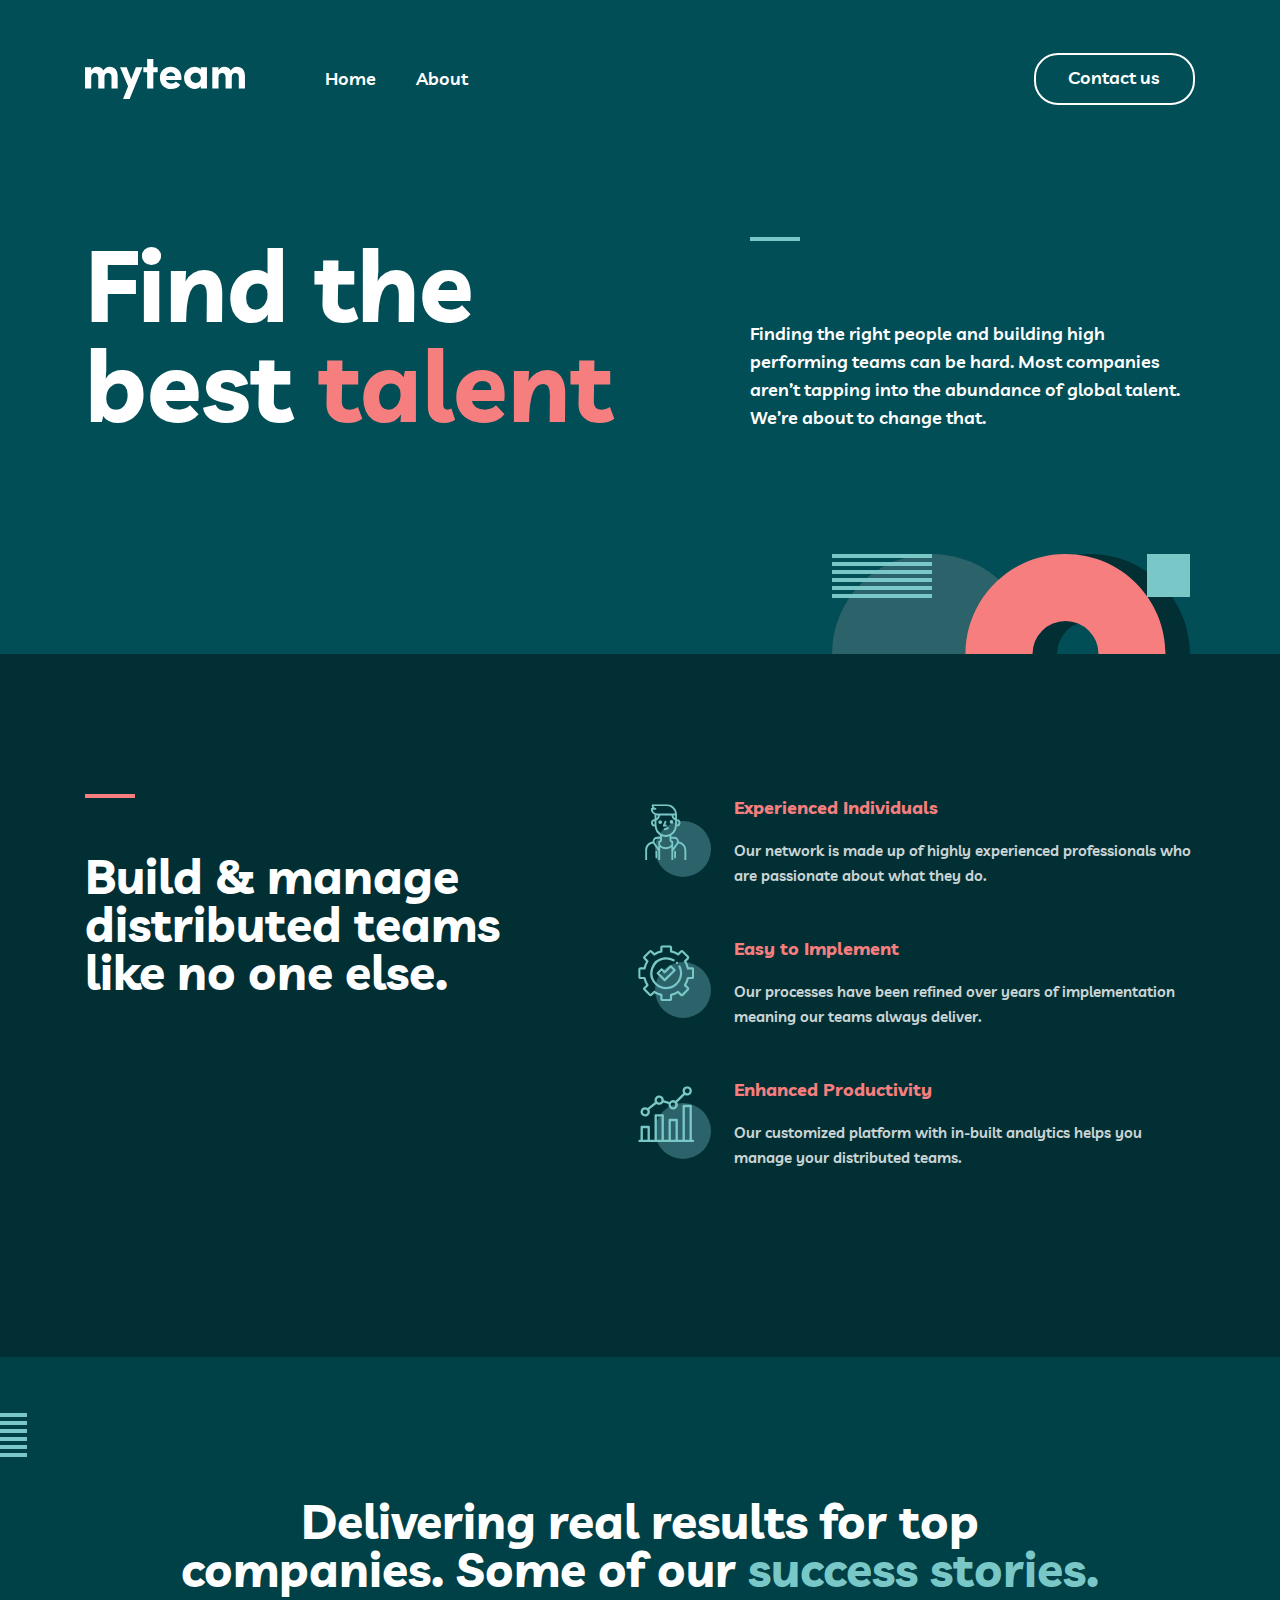
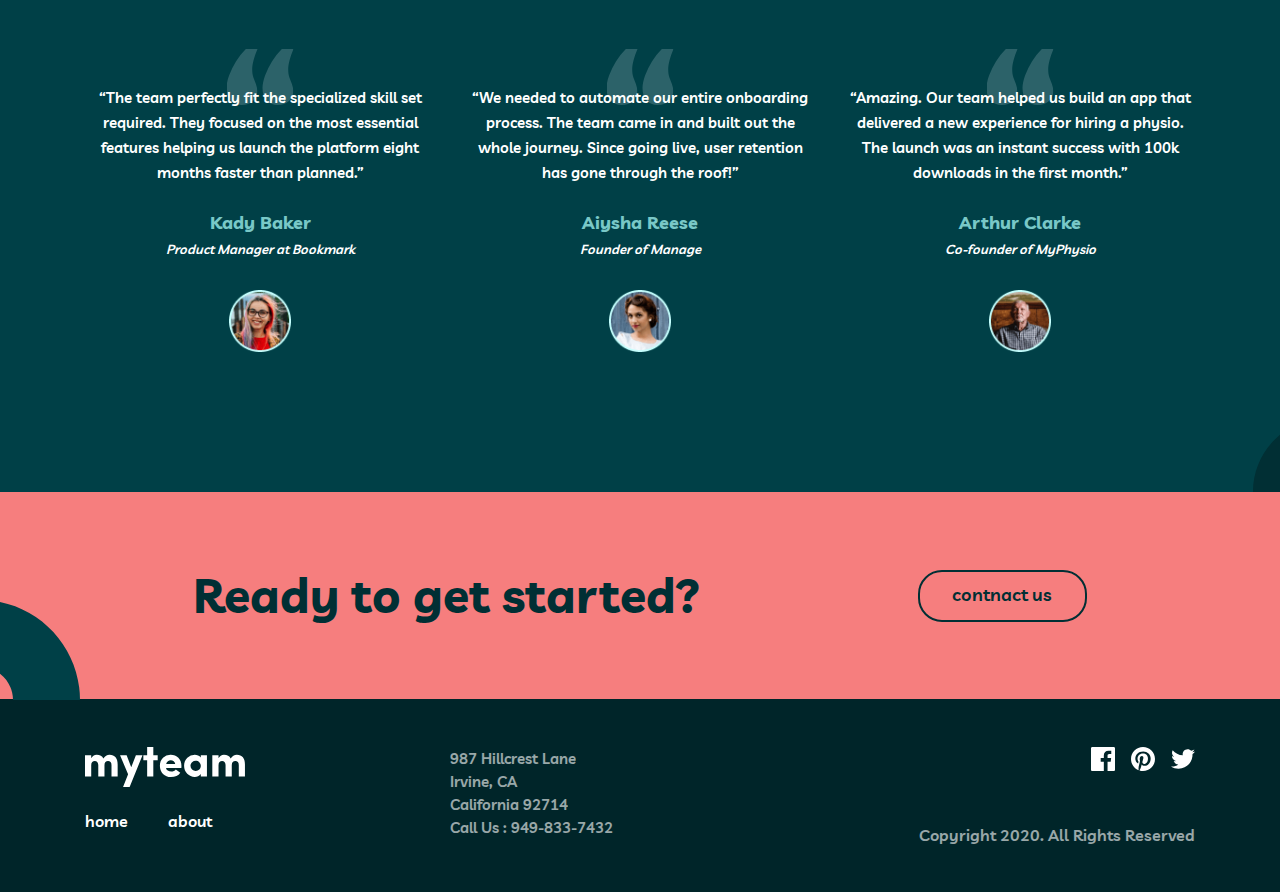
<file: index.html>
<!DOCTYPE html>
<html lang="en">
  <head>
    <meta charset="UTF-8" />
    <meta http-equiv="X-UA-Compatible" content="IE=edge" />
    <meta name="viewport" content="width=device-width, initial-scale=1.0" />
    <title>MyTeam</title>
    <!-- <link rel="stylesheet" href="./css/normalize.css"> -->
    <!-- <link rel="stylesheet" href="./css/main.css"> -->
    <link rel="stylesheet" href="./css/main.min.css" />
  </head>
  <body>
    <!-- HEADER START -->
    <header class="site-header">
      <div class="container">
        <div class="site-header__inner">
          <a class="logo" href="index.html">
            <img
              class="logo__img"
              src="./images/logo.svg"
              alt="Site's logo"
              width="160"
              height="40"
            />
          </a>

          <nav class="nav">
            <ul class="nav__list">
              <li class="nav__item">
                <a class="nav__link" href="index.html">Home</a>
              </li>

              <li class="nav__item">
                <a class="nav__link" href="about.html">About</a>
              </li>
            </ul>
          </nav>

          <a class="contact-link" href="contact.html">Contact us</a>
        </div>
      </div>
    </header>
    <!-- HEADER FINISH -->

    <!-- MAIN START -->
    <main class="site-main">
      <!-- HERO START -->
      <section class="site-hero hero">
        <div class="container">
          <div class="hero__inner">
            <h1 class="hero__heading">
              Find the <br />
              best <span class="hero__heading-marked">talent</span>
            </h1>

            <p class="hero__text">
              Finding the right people and building high performing teams can be
              hard. Most companies aren’t tapping into the abundance of global
              talent. We’re about to change that.
            </p>
          </div>
        </div>
      </section>
      <!-- HERO FINISH -->

      <!-- CREATE-TEAM START -->
      <section class="site-main__create-team create-team">
        <div class="container">
          <div class="create-team__wrap">
            <div class="create-team__start">
              <span class="create-team__line"></span>
              <h2 class="create-team__title">
                Build & manage distributed teams like no one else.
              </h2>
            </div>
            <div class="create-team__end">
              <ul class="create-team__list">
                <li class="create-team__item">
                  <span class="create-team__decoration"></span>
                  <div class="create-team__text-wrap">
                    <strong class="create-team__subtitle"
                      >Experienced Individuals</strong
                    >
                    <p class="create-team__descr">
                      Our network is made up of highly experienced professionals
                      who are passionate about what they do.
                    </p>
                  </div>
                </li>
                <li class="create-team__item">
                  <span
                    class="create-team__decoration create-team__decoration--setting"
                  ></span>
                  <div class="create-team__text-wrap">
                    <strong class="create-team__subtitle"
                      >Easy to Implement</strong
                    >
                    <p class="create-team__descr">
                      Our processes have been refined over years of
                      implementation meaning our teams always deliver.
                    </p>
                  </div>
                </li>
                <li class="create-team__item">
                  <span
                    class="create-team__decoration create-team__decoration--analyistic"
                  ></span>
                  <div class="create-team__text-wrap">
                    <strong class="create-team__subtitle"
                      >Enhanced Productivity</strong
                    >
                    <p class="create-team__descr">
                      Our customized platform with in-built analytics helps you
                      manage your distributed teams.
                    </p>
                  </div>
                </li>
              </ul>
            </div>
          </div>
        </div>
      </section>
      <!-- CREATE-TEAM FINISH -->

      <!-- RESULTS START -->
      <section class="site-main__results results">
        <div class="container">
          <div class="results__inner">
            <h2 class="results__heading">
              Delivering real results for top <br />
              companies. Some of our
              <span class="results__heading-marked">success stories.</span>
            </h2>

            <ul class="results__list">
              <li class="results__item">
                <blockquote class="results__item-text">
                  “The team perfectly fit the specialized skill set required.
                  They focused on the most essential features helping us launch
                  the platform eight months faster than planned.”
                </blockquote>

                <p class="results__item-title">Kady Baker</p>
                <i class="results__item-subtitle"
                  >Product Manager at Bookmark</i
                >
              </li>

              <li class="results__item">
                <blockquote class="results__item-text">
                  “We needed to automate our entire onboarding process. The team
                  came in and built out the whole journey. Since going live,
                  user retention has gone through the roof!”
                </blockquote>

                <p class="results__item-title">Aiysha Reese</p>
                <i class="results__item-subtitle">Founder of Manage</i>
              </li>

              <li class="results__item">
                <blockquote class="results__item-text">
                  “Amazing. Our team helped us build an app that delivered a new
                  experience for hiring a physio. The launch was an instant
                  success with 100k downloads in the first month.”
                </blockquote>

                <p class="results__item-title">Arthur Clarke</p>
                <i class="results__item-subtitle">Co-founder of MyPhysio</i>
              </li>
            </ul>
          </div>
        </div>
      </section>

      <!-- ARTICLE START -->
      <article class="site-article">
        <div class="container">
          <div class="site-article__wrap">
            <h2 class="site-article__title">Ready to get started?</h2>
            <a class="contact-link contact-link--black" href="contact.html"
              >contnact us</a
            >
          </div>
        </div>
      </article>
      <!-- ARTICLE END -->
    </main>
    <!-- MAIN FINISH -->

    <!-- FOOTER START -->
    <footer class="site-footer">
      <div class="container">
        <div class="site-footer__wrap">
          <div class="site-footer__logo-wrap">
            <a class="logo logo--footer" href="index.html">
              <img class="logo__img" src="./images/logo.svg" alt="Site logo" />
            </a>

            <ul class="site-footer__list">
              <li class="site-footer__item">
                <a class="site-footer__link" href="#">home</a>
              </li>

              <li class="site-footer__item">
                <a class="site-footer__link" href="#">about</a>
              </li>
            </ul>
          </div>

          <address class="site-footer-addrees address-list">
            <a
              class="address-list__link"
              href="https://goo.gl/maps/ZDj8yNShA5Guhvy3A"
              target="blank"
              >987 Hillcrest Lane</a
            >
            <a
              class="address-list__link"
              href="https://goo.gl/maps/h7A1FooHi5HvGqPQA"
              target="blank"
              >Irvine, CA</a
            >
            <a
              class="address-list__link"
              href="https://goo.gl/maps/dHRFKf7txaBfafyi7"
              target="blank"
              >California 92714</a
            >
            <a class="address-list__link" href="tel:+9498337432"
              >Call Us : 949-833-7432</a
            >
          </address>

          <div class="site-footer__copy-wrap">
            <ul class="site-footer__company-logo">
              <li class="site-footer__company-item">
                <a class="site-footer__company-link" href="#">
                  <svg
                    width="24"
                    height="24"
                    viewBox="0 0 24 24"
                    fill="none"
                    xmlns="http://www.w3.org/2000/svg"
                  >
                    <path
                      d="M22.675 0H1.325C0.593 0 0 0.593 0 1.325V22.676C0 23.407 0.593 24 1.325 24H12.82V14.706H9.692V11.084H12.82V8.413C12.82 5.313 14.713 3.625 17.479 3.625C18.804 3.625 19.942 3.724 20.274 3.768V7.008L18.356 7.009C16.852 7.009 16.561 7.724 16.561 8.772V11.085H20.148L19.681 14.707H16.561V24H22.677C23.407 24 24 23.407 24 22.675V1.325C24 0.593 23.407 0 22.675 0Z"
                      fill="currentColor"
                    />
                  </svg>
                </a>
              </li>

              <li class="site-footer__company-item">
                <a class="site-footer__company-link" href="#">
                  <svg
                    width="24"
                    height="24"
                    viewBox="0 0 24 24"
                    fill="none"
                    xmlns="http://www.w3.org/2000/svg"
                  >
                    <path
                      id="Path"
                      d="M12 0C5.373 0 0 5.372 0 12C0 17.084 3.163 21.426 7.627 23.174C7.522 22.225 7.427 20.769 7.669 19.733C7.887 18.796 9.076 13.768 9.076 13.768C9.076 13.768 8.717 13.049 8.717 11.986C8.717 10.318 9.684 9.072 10.888 9.072C11.911 9.072 12.406 9.841 12.406 10.762C12.406 11.791 11.751 13.33 11.412 14.757C11.129 15.951 12.011 16.926 13.189 16.926C15.322 16.926 16.961 14.677 16.961 11.431C16.961 8.558 14.897 6.549 11.949 6.549C8.535 6.549 6.531 9.11 6.531 11.756C6.531 12.787 6.928 13.894 7.424 14.494C7.522 14.613 7.536 14.718 7.507 14.839L7.174 16.199C7.121 16.419 7 16.466 6.772 16.36C5.273 15.662 4.336 13.471 4.336 11.711C4.336 7.926 7.086 4.449 12.265 4.449C16.428 4.449 19.663 7.416 19.663 11.38C19.663 15.516 17.056 18.844 13.436 18.844C12.22 18.844 11.077 18.213 10.686 17.466L9.938 20.319C9.667 21.362 8.936 22.669 8.446 23.465C9.57 23.812 10.763 24 12 24C18.627 24 24 18.627 24 12C24 5.372 18.627 0 12 0Z"
                      fill="currentColor"
                    />
                  </svg>
                </a>
              </li>

              <li class="site-footer__company-item">
                <a class="site-footer__company-link" href="#">
                  <svg
                    width="24"
                    height="20"
                    viewBox="0 0 24 20"
                    fill="none"
                    xmlns="http://www.w3.org/2000/svg"
                  >
                    <path
                      id="Path"
                      d="M24 2.55699C23.117 2.94899 22.168 3.21299 21.172 3.33199C22.189 2.72299 22.97 1.75799 23.337 0.607986C22.386 1.17199 21.332 1.58199 20.21 1.80299C19.313 0.845986 18.032 0.247986 16.616 0.247986C13.437 0.247986 11.101 3.21399 11.819 6.29299C7.728 6.08799 4.1 4.12799 1.671 1.14899C0.381 3.36199 1.002 6.25699 3.194 7.72299C2.388 7.69699 1.628 7.47599 0.965 7.10699C0.911 9.38799 2.546 11.522 4.914 11.997C4.221 12.185 3.462 12.229 2.69 12.081C3.316 14.037 5.134 15.46 7.29 15.5C5.22 17.123 2.612 17.848 0 17.54C2.179 18.937 4.768 19.752 7.548 19.752C16.69 19.752 21.855 12.031 21.543 5.10599C22.505 4.41099 23.34 3.54399 24 2.55699Z"
                      fill="currentColor"
                    />
                  </svg>
                </a>
              </li>
            </ul>
            <p class="site-footer__copy">Copyright 2020. All Rights Reserved</p>
          </div>
        </div>
      </div>
    </footer>
  </body>
</html>
</file>
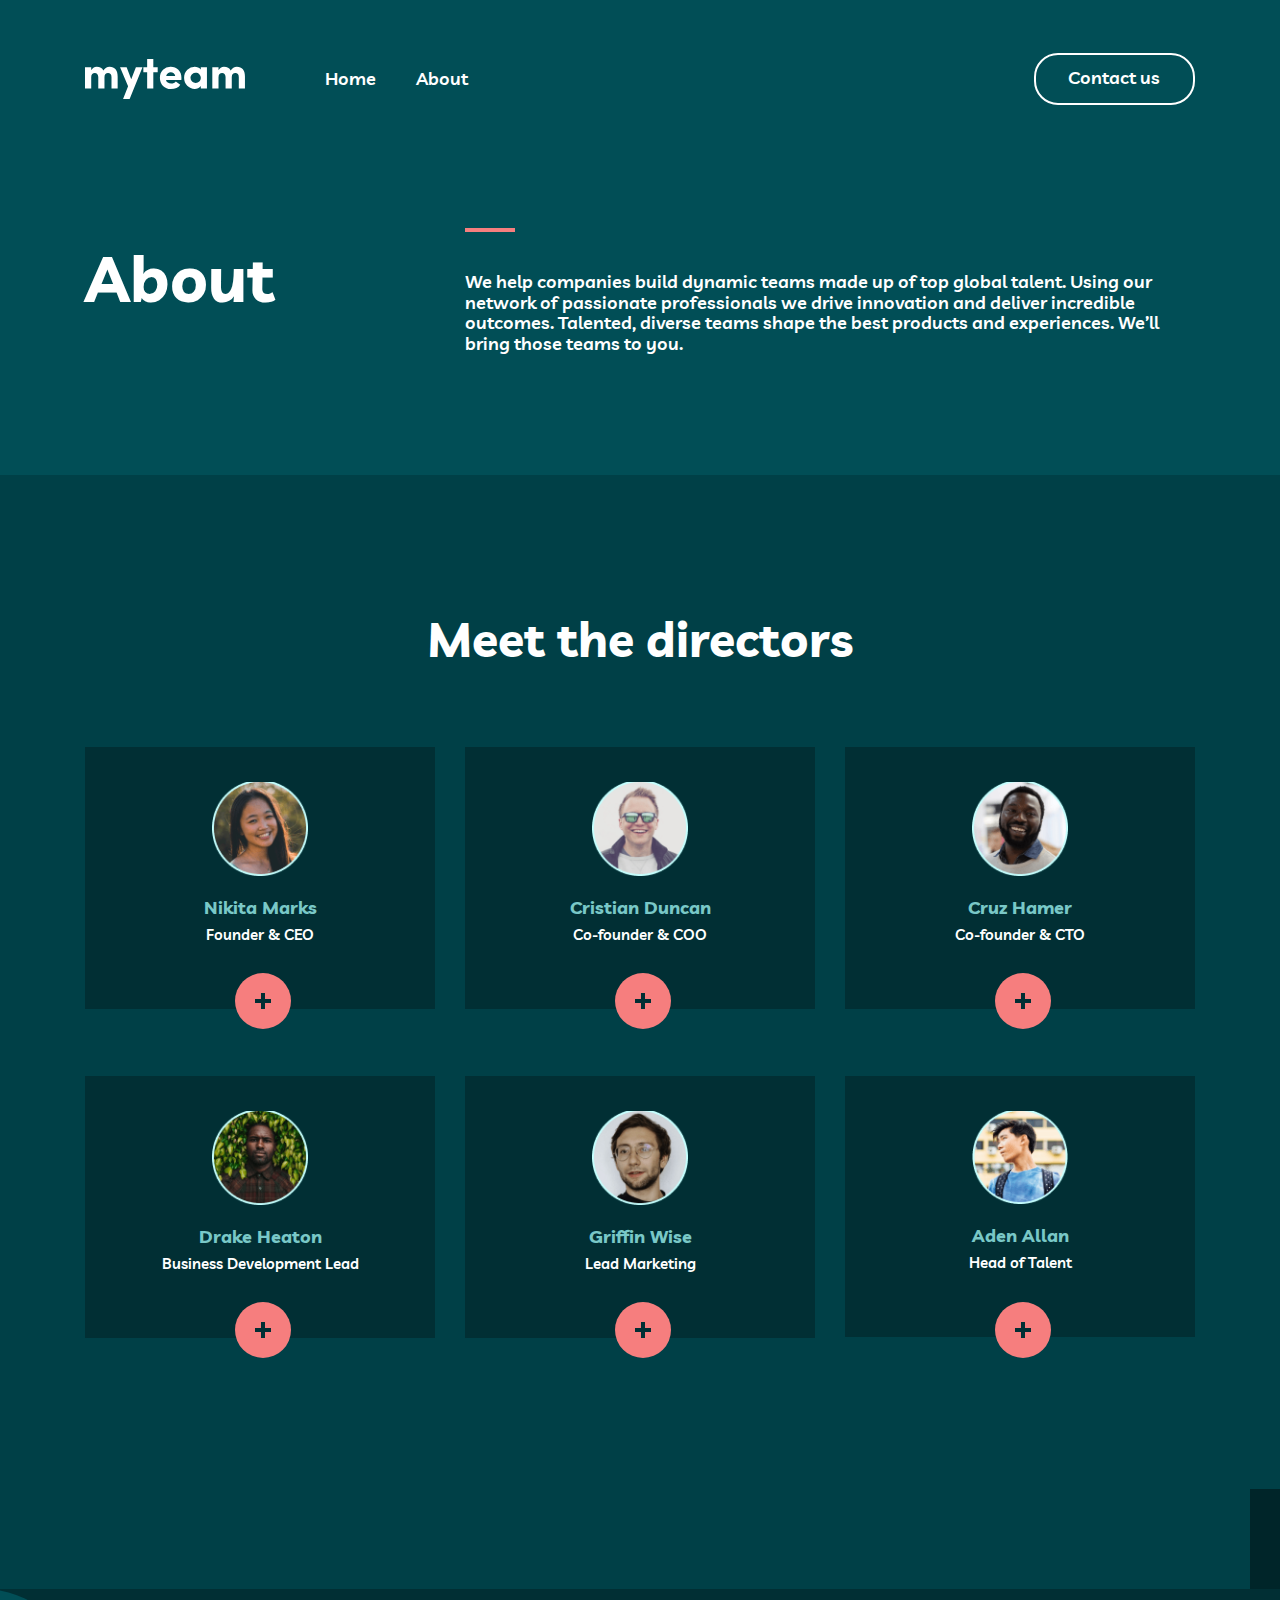
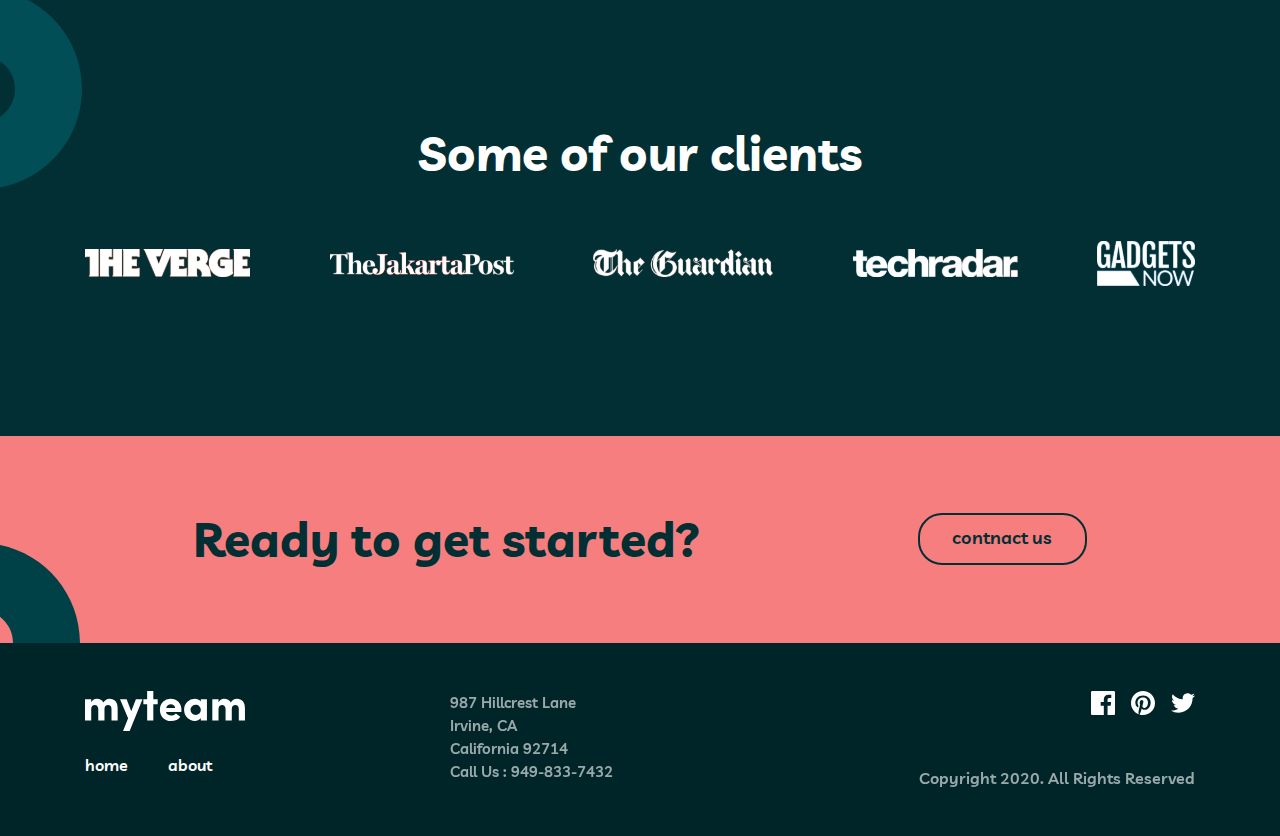
<file: about.html>
<!DOCTYPE html>
<html lang="en">
<head>
  <meta charset="UTF-8" />
  <meta http-equiv="X-UA-Compatible" content="IE=edge" />
  <meta name="viewport" content="width=device-width, initial-scale=1.0" />
  <title>About</title>
  <!-- <link rel="stylesheet" href="css/normalize.css" /> -->
  <!-- <link rel="stylesheet" href="css/main.css" /> -->
  <link rel="stylesheet" href="css/main.min.css">
</head>
<body>
  <!-- HEADER START -->
  <header class="site-header">
    <div class="container">
      <div class="site-header__inner">
        <a class="logo" href="index.html">
          <img class="logo__img" src="./images/logo.svg" alt="Site's logo" width="160" height="40" />
        </a>

        <nav class="nav">
          <ul class="nav__list">
            <li class="nav__item">
              <a class="nav__link" href="index.html">Home</a>
            </li>

            <li class="nav__item">
              <a class="nav__link" href="#">About</a>
            </li>
          </ul>
        </nav>

        <a class="contact-link" href="contact.html">Contact us</a>
      </div>
    </div>
  </header>
  <!-- HEADER FINISH -->

  <!-- SITE MAIN START -->
  <main class="site-main">
    <section class="about-hero">
      <div class="container">
        <div class="about-hero__wrap">
          <div class="about-hero__title-wrap">
            <h2 class="about-hero__title">About</h2>
          </div>
          <div class="about-hero__text-wrap">
            <span class="about-hero__line"></span>
            <p class="about-hero__text">
              We help companies build dynamic teams made up of top global
              talent. Using our network of passionate professionals we drive
              innovation and deliver incredible outcomes. Talented, diverse
              teams shape the best products and experiences. We’ll bring those
              teams to you.
            </p>
          </div>
        </div>
      </div>
    </section>

    <!-- DIRECTORS START -->
    <section class="director">
      <div class="container">
        <h2 class="director__title">Meet the directors</h2>
        <ul class="director__list">
          <li class="director__item">
            <button class="director__item-btn" type="button"></button>
            <div class="director__item-wrapper">
              <div class="director__inner-front">
                <img src="./images/nikita.png" width="96" height="96"
                  srcset="./images/nikita.png 1x, ./images/nikita@2x.png 2x" alt="Nikita Markos photo" />
                <h3 class="director__item-front-title">Nikita Marks</h3>
                <p class="director__item-front-work">Founder & CEO</p>
              </div>
              <div class="director__inner-back">
                <h3 class="director__item-back-title">Nikita Marks</h3>
                <p class="director__item-back-desc">
                  “Empowered teams create truly amazing products. Set the
                  north star and let them follow it.”
                </p>
                <div class="director__wrapper-img">
                  <a class="director__wrapper-link" href="#">
                    <svg width="24" height="20" viewBox="0 0 24 20" fill="none" xmlns="http://www.w3.org/2000/svg">
                      <path id="Path"
                        d="M24 2.55699C23.117 2.94899 22.168 3.21299 21.172 3.33199C22.189 2.72299 22.97 1.75799 23.337 0.607986C22.386 1.17199 21.332 1.58199 20.21 1.80299C19.313 0.845986 18.032 0.247986 16.616 0.247986C13.437 0.247986 11.101 3.21399 11.819 6.29299C7.728 6.08799 4.1 4.12799 1.671 1.14899C0.381 3.36199 1.002 6.25699 3.194 7.72299C2.388 7.69699 1.628 7.47599 0.965 7.10699C0.911 9.38799 2.546 11.522 4.914 11.997C4.221 12.185 3.462 12.229 2.69 12.081C3.316 14.037 5.134 15.46 7.29 15.5C5.22 17.123 2.612 17.848 0 17.54C2.179 18.937 4.768 19.752 7.548 19.752C16.69 19.752 21.855 12.031 21.543 5.10599C22.505 4.41099 23.34 3.54399 24 2.55699Z"
                        fill="currentColor" />
                    </svg>
                  </a>
                  <a class="director__wrapper-link" href="#">
                    <svg width="21" height="20" viewBox="0 0 21 20" fill="none" xmlns="http://www.w3.org/2000/svg">
                      <path fill-rule="evenodd" clip-rule="evenodd"
                        d="M2.5 0H18.5C19.6 0 20.5 0.9 20.5 2V18C20.5 19.1 19.6 20 18.5 20H2.5C1.4 20 0.5 19.1 0.5 18V2C0.5 0.9 1.4 0 2.5 0ZM6.5 17V8H3.5V17H6.5ZM5 6.3C4 6.3 3.2 5.5 3.2 4.5C3.2 3.5 4 2.7 5 2.7C6 2.7 6.8 3.5 6.8 4.5C6.8 5.5 6 6.3 5 6.3ZM14.5 17H17.5V11.3C17.5 9.4 15.9 7.8 14 7.8C13.1 7.8 12 8.4 11.5 9.2V8H8.5V17H11.5V11.7C11.5 10.9 12.2 10.2 13 10.2C13.8 10.2 14.5 10.9 14.5 11.7V17Z"
                        fill="currentColor" />
                    </svg>
                  </a>
                </div>
              </div>
            </div>
          </li>
          <li class="director__item">
            <button class="director__item-btn" type="button"></button>
            <div class="director__item-wrapper">
              <div class="director__inner-front">
                <img src="./images/kristian.png" width="96" height="96" srcset="
                      ./images/kristian.png    1x,
                      ./images/kristian@2x.png 2x
                    " alt="Cristian Duncan photo" />
                <h3 class="director__item-front-title">Cristian Duncan</h3>
                <p class="director__item-front-work">Co-founder & COO</p>
              </div>
              <div class="director__inner-back">
                <h3 class="director__item-back-title">Cristian Duncan</h3>
                <p class="director__item-back-desc">
                  “Empowered teams create truly amazing products. Set the
                  north star and let them follow it.”
                </p>
                <div class="director__wrapper-img">
                  <a class="director__wrapper-link" href="#">
                    <svg width="24" height="20" viewBox="0 0 24 20" fill="none" xmlns="http://www.w3.org/2000/svg">
                      <path id="Path"
                        d="M24 2.55699C23.117 2.94899 22.168 3.21299 21.172 3.33199C22.189 2.72299 22.97 1.75799 23.337 0.607986C22.386 1.17199 21.332 1.58199 20.21 1.80299C19.313 0.845986 18.032 0.247986 16.616 0.247986C13.437 0.247986 11.101 3.21399 11.819 6.29299C7.728 6.08799 4.1 4.12799 1.671 1.14899C0.381 3.36199 1.002 6.25699 3.194 7.72299C2.388 7.69699 1.628 7.47599 0.965 7.10699C0.911 9.38799 2.546 11.522 4.914 11.997C4.221 12.185 3.462 12.229 2.69 12.081C3.316 14.037 5.134 15.46 7.29 15.5C5.22 17.123 2.612 17.848 0 17.54C2.179 18.937 4.768 19.752 7.548 19.752C16.69 19.752 21.855 12.031 21.543 5.10599C22.505 4.41099 23.34 3.54399 24 2.55699Z"
                        fill="currentColor" />
                    </svg>
                  </a>
                  <a class="director__wrapper-link" href="#">
                    <svg width="21" height="20" viewBox="0 0 21 20" fill="none" xmlns="http://www.w3.org/2000/svg">
                      <path fill-rule="evenodd" clip-rule="evenodd"
                        d="M2.5 0H18.5C19.6 0 20.5 0.9 20.5 2V18C20.5 19.1 19.6 20 18.5 20H2.5C1.4 20 0.5 19.1 0.5 18V2C0.5 0.9 1.4 0 2.5 0ZM6.5 17V8H3.5V17H6.5ZM5 6.3C4 6.3 3.2 5.5 3.2 4.5C3.2 3.5 4 2.7 5 2.7C6 2.7 6.8 3.5 6.8 4.5C6.8 5.5 6 6.3 5 6.3ZM14.5 17H17.5V11.3C17.5 9.4 15.9 7.8 14 7.8C13.1 7.8 12 8.4 11.5 9.2V8H8.5V17H11.5V11.7C11.5 10.9 12.2 10.2 13 10.2C13.8 10.2 14.5 10.9 14.5 11.7V17Z"
                        fill="currentColor" />
                    </svg>
                  </a>
                </div>
              </div>
            </div>
          </li>
          <li class="director__item">
            <button class="director__item-btn" type="button"></button>
            <div class="director__item-wrapper">
              <div class="director__inner-front">
                <img src="./images/cruz.png" width="96" height="96"
                  srcset="./images/cruz.png 1x, ./images/cruz@2x.png 2x" alt="Cruz Hamer photo" />
                <h3 class="director__item-front-title">Cruz Hamer</h3>
                <p class="director__item-front-work">Co-founder & CTO</p>
              </div>
              <div class="director__inner-back">
                <h3 class="director__item-back-title">Cruz Hamer</h3>
                <p class="director__item-back-desc">
                  “Empowered teams create truly amazing products. Set the
                  north star and let them follow it.”
                </p>
                <div class="director__wrapper-img">
                  <a class="director__wrapper-link" href="#">
                    <svg width="24" height="20" viewBox="0 0 24 20" fill="none" xmlns="http://www.w3.org/2000/svg">
                      <path id="Path"
                        d="M24 2.55699C23.117 2.94899 22.168 3.21299 21.172 3.33199C22.189 2.72299 22.97 1.75799 23.337 0.607986C22.386 1.17199 21.332 1.58199 20.21 1.80299C19.313 0.845986 18.032 0.247986 16.616 0.247986C13.437 0.247986 11.101 3.21399 11.819 6.29299C7.728 6.08799 4.1 4.12799 1.671 1.14899C0.381 3.36199 1.002 6.25699 3.194 7.72299C2.388 7.69699 1.628 7.47599 0.965 7.10699C0.911 9.38799 2.546 11.522 4.914 11.997C4.221 12.185 3.462 12.229 2.69 12.081C3.316 14.037 5.134 15.46 7.29 15.5C5.22 17.123 2.612 17.848 0 17.54C2.179 18.937 4.768 19.752 7.548 19.752C16.69 19.752 21.855 12.031 21.543 5.10599C22.505 4.41099 23.34 3.54399 24 2.55699Z"
                        fill="currentColor" />
                    </svg>
                  </a>
                  <a class="director__wrapper-link" href="#">
                    <svg width="21" height="20" viewBox="0 0 21 20" fill="none" xmlns="http://www.w3.org/2000/svg">
                      <path fill-rule="evenodd" clip-rule="evenodd"
                        d="M2.5 0H18.5C19.6 0 20.5 0.9 20.5 2V18C20.5 19.1 19.6 20 18.5 20H2.5C1.4 20 0.5 19.1 0.5 18V2C0.5 0.9 1.4 0 2.5 0ZM6.5 17V8H3.5V17H6.5ZM5 6.3C4 6.3 3.2 5.5 3.2 4.5C3.2 3.5 4 2.7 5 2.7C6 2.7 6.8 3.5 6.8 4.5C6.8 5.5 6 6.3 5 6.3ZM14.5 17H17.5V11.3C17.5 9.4 15.9 7.8 14 7.8C13.1 7.8 12 8.4 11.5 9.2V8H8.5V17H11.5V11.7C11.5 10.9 12.2 10.2 13 10.2C13.8 10.2 14.5 10.9 14.5 11.7V17Z"
                        fill="currentColor" />
                    </svg>
                  </a>
                </div>
              </div>
            </div>
          </li>
          <li class="director__item">
            <button class="director__item-btn" type="button"></button>
            <div class="director__item-wrapper">
              <div class="director__inner-front">
                <img src="./images/drake.png" width="96" height="96"
                  srcset="./images/drake.png 1x, ./images/drake@2x.png 2x" alt="Drake Heaton photo" />
                <h3 class="director__item-front-title">Drake Heaton</h3>
                <p class="director__item-front-work">
                  Business Development Lead
                </p>
              </div>
              <div class="director__inner-back">
                <h3 class="director__item-back-title">Drake Heaton</h3>
                <p class="director__item-back-desc">
                  “Empowered teams create truly amazing products. Set the
                  north star and let them follow it.”
                </p>
                <div class="director__wrapper-img">
                  <a class="director__wrapper-link" href="#">
                    <svg width="24" height="20" viewBox="0 0 24 20" fill="none" xmlns="http://www.w3.org/2000/svg">
                      <path id="Path"
                        d="M24 2.55699C23.117 2.94899 22.168 3.21299 21.172 3.33199C22.189 2.72299 22.97 1.75799 23.337 0.607986C22.386 1.17199 21.332 1.58199 20.21 1.80299C19.313 0.845986 18.032 0.247986 16.616 0.247986C13.437 0.247986 11.101 3.21399 11.819 6.29299C7.728 6.08799 4.1 4.12799 1.671 1.14899C0.381 3.36199 1.002 6.25699 3.194 7.72299C2.388 7.69699 1.628 7.47599 0.965 7.10699C0.911 9.38799 2.546 11.522 4.914 11.997C4.221 12.185 3.462 12.229 2.69 12.081C3.316 14.037 5.134 15.46 7.29 15.5C5.22 17.123 2.612 17.848 0 17.54C2.179 18.937 4.768 19.752 7.548 19.752C16.69 19.752 21.855 12.031 21.543 5.10599C22.505 4.41099 23.34 3.54399 24 2.55699Z"
                        fill="currentColor" />
                    </svg>
                  </a>
                  <a class="director__wrapper-link" href="#">
                    <svg width="21" height="20" viewBox="0 0 21 20" fill="none" xmlns="http://www.w3.org/2000/svg">
                      <path fill-rule="evenodd" clip-rule="evenodd"
                        d="M2.5 0H18.5C19.6 0 20.5 0.9 20.5 2V18C20.5 19.1 19.6 20 18.5 20H2.5C1.4 20 0.5 19.1 0.5 18V2C0.5 0.9 1.4 0 2.5 0ZM6.5 17V8H3.5V17H6.5ZM5 6.3C4 6.3 3.2 5.5 3.2 4.5C3.2 3.5 4 2.7 5 2.7C6 2.7 6.8 3.5 6.8 4.5C6.8 5.5 6 6.3 5 6.3ZM14.5 17H17.5V11.3C17.5 9.4 15.9 7.8 14 7.8C13.1 7.8 12 8.4 11.5 9.2V8H8.5V17H11.5V11.7C11.5 10.9 12.2 10.2 13 10.2C13.8 10.2 14.5 10.9 14.5 11.7V17Z"
                        fill="currentColor" />
                    </svg>
                  </a>
                </div>
              </div>
            </div>
          </li>
          <li class="director__item">
            <button class="director__item-btn" type="button"></button>
            <div class="director__item-wrapper">
              <div class="director__inner-front">
                <img src="./images/grifin.png" width="96" height="96"
                  srcset="./images/grifin.png 1x, ./images/grifin@2x.png 2x" alt="Drake Heaton photo" />
                <h3 class="director__item-front-title">Griffin Wise</h3>
                <p class="director__item-front-work">Lead Marketing</p>
              </div>
              <div class="director__inner-back">
                <h3 class="director__item-back-title">Griffin Wise</h3>
                <p class="director__item-back-desc">
                  “Unique perspectives shape unique products, which is what
                  you need to survive these days.”
                </p>
                <div class="director__wrapper-img">
                  <a class="director__wrapper-link" href="#">
                    <svg width="24" height="20" viewBox="0 0 24 20" fill="none" xmlns="http://www.w3.org/2000/svg">
                      <path id="Path"
                        d="M24 2.55699C23.117 2.94899 22.168 3.21299 21.172 3.33199C22.189 2.72299 22.97 1.75799 23.337 0.607986C22.386 1.17199 21.332 1.58199 20.21 1.80299C19.313 0.845986 18.032 0.247986 16.616 0.247986C13.437 0.247986 11.101 3.21399 11.819 6.29299C7.728 6.08799 4.1 4.12799 1.671 1.14899C0.381 3.36199 1.002 6.25699 3.194 7.72299C2.388 7.69699 1.628 7.47599 0.965 7.10699C0.911 9.38799 2.546 11.522 4.914 11.997C4.221 12.185 3.462 12.229 2.69 12.081C3.316 14.037 5.134 15.46 7.29 15.5C5.22 17.123 2.612 17.848 0 17.54C2.179 18.937 4.768 19.752 7.548 19.752C16.69 19.752 21.855 12.031 21.543 5.10599C22.505 4.41099 23.34 3.54399 24 2.55699Z"
                        fill="currentColor" />
                    </svg>
                  </a>
                  <a class="director__wrapper-link" href="#">
                    <svg width="21" height="20" viewBox="0 0 21 20" fill="none" xmlns="http://www.w3.org/2000/svg">
                      <path fill-rule="evenodd" clip-rule="evenodd"
                        d="M2.5 0H18.5C19.6 0 20.5 0.9 20.5 2V18C20.5 19.1 19.6 20 18.5 20H2.5C1.4 20 0.5 19.1 0.5 18V2C0.5 0.9 1.4 0 2.5 0ZM6.5 17V8H3.5V17H6.5ZM5 6.3C4 6.3 3.2 5.5 3.2 4.5C3.2 3.5 4 2.7 5 2.7C6 2.7 6.8 3.5 6.8 4.5C6.8 5.5 6 6.3 5 6.3ZM14.5 17H17.5V11.3C17.5 9.4 15.9 7.8 14 7.8C13.1 7.8 12 8.4 11.5 9.2V8H8.5V17H11.5V11.7C11.5 10.9 12.2 10.2 13 10.2C13.8 10.2 14.5 10.9 14.5 11.7V17Z"
                        fill="currentColor" />
                    </svg>
                  </a>
                </div>
              </div>
            </div>
          </li>
          <li class="director__item">
            <button class="director__item-btn" type="button"></button>
            <div class="director__item-wrapper">
              <div class="director__inner-front">
                <img src="./images/aden.png" width="96" height="96"
                  srcset="./images/aden.png 1x, ./images/aden@2x.png 2x" alt="Drake Heaton photo" />
                <h3 class="director__item-front-title">Aden Allan</h3>
                <p class="director__item-front-work">Head of Talent</p>
              </div>
              <div class="director__inner-back">
                <h3 class="director__item-back-title">Aden Allan</h3>
                <p class="director__item-back-desc">
                  “Empowered teams create truly amazing products. Set the
                  north star and let them follow it.”
                </p>
                <div class="director__wrapper-img">
                  <a class="director__wrapper-link" href="#">
                    <svg width="24" height="20" viewBox="0 0 24 20" fill="none" xmlns="http://www.w3.org/2000/svg">
                      <path id="Path"
                        d="M24 2.55699C23.117 2.94899 22.168 3.21299 21.172 3.33199C22.189 2.72299 22.97 1.75799 23.337 0.607986C22.386 1.17199 21.332 1.58199 20.21 1.80299C19.313 0.845986 18.032 0.247986 16.616 0.247986C13.437 0.247986 11.101 3.21399 11.819 6.29299C7.728 6.08799 4.1 4.12799 1.671 1.14899C0.381 3.36199 1.002 6.25699 3.194 7.72299C2.388 7.69699 1.628 7.47599 0.965 7.10699C0.911 9.38799 2.546 11.522 4.914 11.997C4.221 12.185 3.462 12.229 2.69 12.081C3.316 14.037 5.134 15.46 7.29 15.5C5.22 17.123 2.612 17.848 0 17.54C2.179 18.937 4.768 19.752 7.548 19.752C16.69 19.752 21.855 12.031 21.543 5.10599C22.505 4.41099 23.34 3.54399 24 2.55699Z"
                        fill="currentColor" />
                    </svg>
                  </a>
                  <a class="director__wrapper-link" href="#">
                    <svg width="21" height="20" viewBox="0 0 21 20" fill="none" xmlns="http://www.w3.org/2000/svg">
                      <path fill-rule="evenodd" clip-rule="evenodd"
                        d="M2.5 0H18.5C19.6 0 20.5 0.9 20.5 2V18C20.5 19.1 19.6 20 18.5 20H2.5C1.4 20 0.5 19.1 0.5 18V2C0.5 0.9 1.4 0 2.5 0ZM6.5 17V8H3.5V17H6.5ZM5 6.3C4 6.3 3.2 5.5 3.2 4.5C3.2 3.5 4 2.7 5 2.7C6 2.7 6.8 3.5 6.8 4.5C6.8 5.5 6 6.3 5 6.3ZM14.5 17H17.5V11.3C17.5 9.4 15.9 7.8 14 7.8C13.1 7.8 12 8.4 11.5 9.2V8H8.5V17H11.5V11.7C11.5 10.9 12.2 10.2 13 10.2C13.8 10.2 14.5 10.9 14.5 11.7V17Z"
                        fill="currentColor" />
                    </svg>
                  </a>
                </div>
              </div>
            </div>
          </li>
        </ul>
      </div>
    </section>
    <!-- DIRECTOR FINISH -->

    <!-- CLIENTS START -->
    <section class="clients">
      <div class="container">
        <div class="clients__wrap">
          <h2 class="clients__title">Some of our clients</h2>
          <ul class="clients__list">
            <li class="clients__item">
              <a href="#">
                <img src="./images/verge-logo.svg" alt="The verge logo" />
              </a>
            </li>
            <li class="clients__item">
              <a href="#">
                <img src="./images/jakarta-logo.svg" alt="The Jakarta Post logo" />
              </a>
            </li>
            <li class="clients__item">
              <a href="#">
                <img src="./images/guardian-logo.svg" alt="The Guardian logo" />
              </a>
            </li>
            <li class="clients__item">
              <a href="#">
                <img src="./images/techradar-logo.svg" alt="Techradar logo" />
              </a>
            </li>
            <li class="clients__item">
              <a href="#">
                <img src="./images/gadgets-logo.svg" alt="Gadgets Now logo" />
              </a>
            </li>
          </ul>
        </div>
      </div>
    </section>
    <!-- CLIENTS START -->


    <!-- ARTICLE START -->
    <article class="site-article">
      <div class="container">
        <div class="site-article__wrap">
          <h2 class="site-article__title">Ready to get started?</h2>
          <a class="contact-link contact-link--black" href="contact.html">contnact us</a>
        </div>
      </div>
    </article>
    <!-- ARTICLE END -->

    <!-- FOOTER START -->
    <footer class="site-footer">
      <div class="container">
        <div class="site-footer__wrap">
          <div class="site-footer__logo-wrap">
            <a class="logo logo--footer" href="index.html">
              <img class="logo__img" src="./images/logo.svg" alt="Site logo">
            </a>
            <ul class="site-footer__list">
              <li class="site-footer__item">
                <a class="site-footer__link" href="index.html">home</a>
              </li>
              <li class="site-footer__item">
                <a class="site-footer__link" href="#">about</a>
              </li>
            </ul>
          </div>
          <address class="site-footer-addrees address-list">
            <a class="address-list__link" href="https://goo.gl/maps/ZDj8yNShA5Guhvy3A" target="blank">987 Hillcrest
              Lane</a>
            <a class="address-list__link" href="https://goo.gl/maps/h7A1FooHi5HvGqPQA" target="blank">Irvine, CA</a>
            <a class="address-list__link" href="https://goo.gl/maps/dHRFKf7txaBfafyi7" target="blank">California
              92714</a>
            <a class="address-list__link" href="tel:+9498337432">Call Us : 949-833-7432</a>
          </address>
          <div class="site-footer__copy-wrap">
            <ul class="site-footer__company-logo">
              <li class="site-footer__company-item">
                <a class="site-footer__company-link" href="#">
                  <svg width="24" height="24" viewBox="0 0 24 24" fill="none" xmlns="http://www.w3.org/2000/svg">
                    <path
                      d="M22.675 0H1.325C0.593 0 0 0.593 0 1.325V22.676C0 23.407 0.593 24 1.325 24H12.82V14.706H9.692V11.084H12.82V8.413C12.82 5.313 14.713 3.625 17.479 3.625C18.804 3.625 19.942 3.724 20.274 3.768V7.008L18.356 7.009C16.852 7.009 16.561 7.724 16.561 8.772V11.085H20.148L19.681 14.707H16.561V24H22.677C23.407 24 24 23.407 24 22.675V1.325C24 0.593 23.407 0 22.675 0Z"
                      fill="currentColor" />
                  </svg>
                </a>
              </li>
              <li class="site-footer__company-item">
                <a class="site-footer__company-link" href="#">
                  <svg width="24" height="24" viewBox="0 0 24 24" fill="none" xmlns="http://www.w3.org/2000/svg">
                    <path id="Path"
                      d="M12 0C5.373 0 0 5.372 0 12C0 17.084 3.163 21.426 7.627 23.174C7.522 22.225 7.427 20.769 7.669 19.733C7.887 18.796 9.076 13.768 9.076 13.768C9.076 13.768 8.717 13.049 8.717 11.986C8.717 10.318 9.684 9.072 10.888 9.072C11.911 9.072 12.406 9.841 12.406 10.762C12.406 11.791 11.751 13.33 11.412 14.757C11.129 15.951 12.011 16.926 13.189 16.926C15.322 16.926 16.961 14.677 16.961 11.431C16.961 8.558 14.897 6.549 11.949 6.549C8.535 6.549 6.531 9.11 6.531 11.756C6.531 12.787 6.928 13.894 7.424 14.494C7.522 14.613 7.536 14.718 7.507 14.839L7.174 16.199C7.121 16.419 7 16.466 6.772 16.36C5.273 15.662 4.336 13.471 4.336 11.711C4.336 7.926 7.086 4.449 12.265 4.449C16.428 4.449 19.663 7.416 19.663 11.38C19.663 15.516 17.056 18.844 13.436 18.844C12.22 18.844 11.077 18.213 10.686 17.466L9.938 20.319C9.667 21.362 8.936 22.669 8.446 23.465C9.57 23.812 10.763 24 12 24C18.627 24 24 18.627 24 12C24 5.372 18.627 0 12 0Z"
                      fill="currentColor" />
                  </svg>

                </a>
              </li>
              <li class="site-footer__company-item">
                <a class="site-footer__company-link" href="#">
                  <svg width="24" height="20" viewBox="0 0 24 20" fill="none" xmlns="http://www.w3.org/2000/svg">
                    <path id="Path"
                      d="M24 2.55699C23.117 2.94899 22.168 3.21299 21.172 3.33199C22.189 2.72299 22.97 1.75799 23.337 0.607986C22.386 1.17199 21.332 1.58199 20.21 1.80299C19.313 0.845986 18.032 0.247986 16.616 0.247986C13.437 0.247986 11.101 3.21399 11.819 6.29299C7.728 6.08799 4.1 4.12799 1.671 1.14899C0.381 3.36199 1.002 6.25699 3.194 7.72299C2.388 7.69699 1.628 7.47599 0.965 7.10699C0.911 9.38799 2.546 11.522 4.914 11.997C4.221 12.185 3.462 12.229 2.69 12.081C3.316 14.037 5.134 15.46 7.29 15.5C5.22 17.123 2.612 17.848 0 17.54C2.179 18.937 4.768 19.752 7.548 19.752C16.69 19.752 21.855 12.031 21.543 5.10599C22.505 4.41099 23.34 3.54399 24 2.55699Z"
                      fill="currentColor" />
                  </svg>

                  </svg>
                </a>
              </li>
            </ul>
            <p class="site-footer__copy">Copyright 2020. All Rights Reserved</p>
          </div>
        </div>
      </div>
    </footer>
    <!-- FOOTER FINISH -->
  </main>
  <!-- SITE MAIN FINISH -->

  <script src="app/app.js"></script>
</body>

</html>
</file>
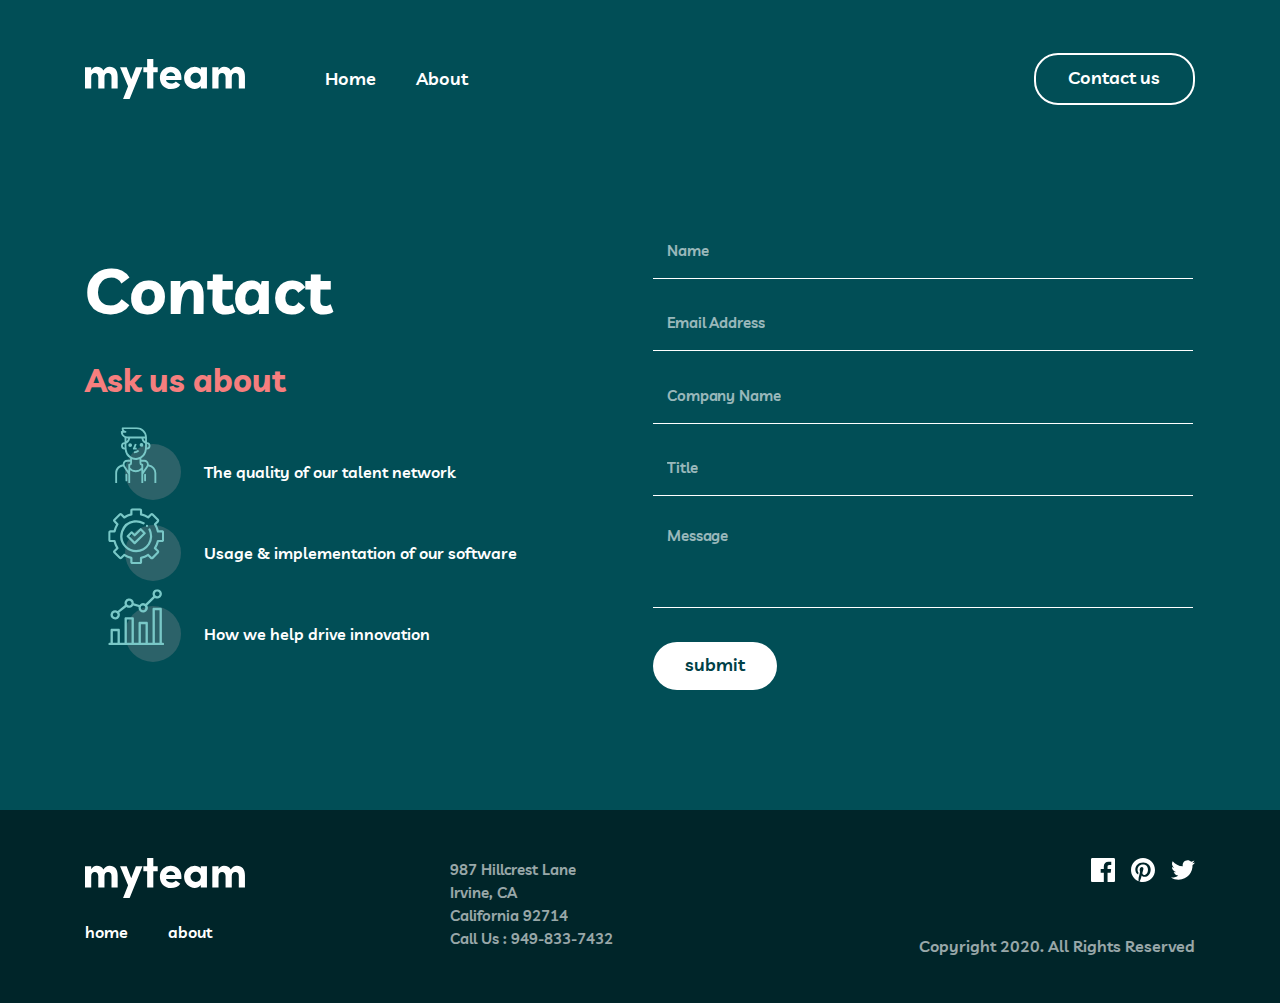
<file: contact.html>
<!DOCTYPE html>
<html lang="en">
<head>
   <meta charset="UTF-8">
   <meta http-equiv="X-UA-Compatible" content="IE=edge">
   <meta name="viewport" content="width=device-width, initial-scale=1.0">
   <link rel="stylesheet" href="./css/normalize.css">
   <link rel="stylesheet" href="./css/main.css">
   <!-- <link rel="stylesheet" href="./css/main.min.css"> -->
   <title>Contact</title>
</head>
<body>
   <!-- HEADER START -->
   <header class="site-header">
      <div class="container">
         <div class="site-header__inner">
            <a class="logo" href="index.html">
               <img class="logo__img" src="./images/logo.svg" alt="Site's logo" width="160" height="40">
            </a>
            
            <nav class="nav">
               <ul class="nav__list">
                  <li class="nav__item">
                     <a class="nav__link" href="index.html">Home</a>
                  </li>
                  
                  <li class="nav__item">
                     <a class="nav__link" href="about.html">About</a>
                  </li>
               </ul>
            </nav>
            
            <a class="contact-link" href="#">Contact us</a>
         </div>
      </div>
   </header>
   <!-- HEADER FINISH -->
   
   <!-- MAIN START -->
   <main class="site-main">
      
      <!-- CONTACT START -->
      <section class="site-main__contact contact">
         <div class="container">
            <div class="contact__inner">
               <div class="contact__start">
                  <h1 class="contact__heading">Contact</h1>
                  <h2 class="contact__heading-marked">Ask us about</h2>
                  
                  <ul class="contact__list">
                     <li class="contact__item">
                        <span class="contact__item-decoration"></span>
                        <p class="contact__item-desc">The quality of our talent network</p>
                     </li>
                     
                     <li class="contact__item">
                        <span class="contact__item-decoration contact__item-decoration--settings"></span>
                        <p class="contact__item-desc">Usage & implementation of our software</p>
                     </li>
                     
                     <li class="contact__item">
                        <span class="contact__item-decoration contact__item-decoration--analyistic"></span>
                        <p class="contact__item-desc">How we help drive innovation</p>
                     </li>
                  </ul>
               </div>
               
               <div class="contact__end">
                  <form class="contact__form" action="https://echo.htmlacademy.ru/" autocomplete="off" method="POST">
                     <label class="contact__label">
                        <input class="contact__input" type="text" name="userName" aria-label="Enter your name" placeholder="Name" minlength="2" required>
                        <span class="contact__form-error">This field is required</span>
                     </label>
                     
                     <label class="contact__label">
                        <input class="contact__input" type="email" name="userMail" aria-label="Enter your email address" placeholder="Email Address" minlength="10" required>
                        <span class="contact__form-error">This field is required</span>
                     </label>
                     
                     <label class="contact__label">
                        <input class="contact__input" type="text" name="userCompanyName" aria-label="Enter your company name" placeholder="Company Name" minlength="2" required>
                        <span class="contact__form-error">This field is required</span>
                     </label>
                     
                     <label class="contact__label">
                        <input class="contact__input" type="text" name="userTitle" aria-label="Enter your title" placeholder="Title" minlength="4" required>
                        <span class="contact__form-error">This field is required</span>
                     </label>
                     
                     <label class="contact__label">
                        <textarea class="contact__form-msg" name="userMessage" aria-label="Enter your message" placeholder="Message" cols="30" rows="10" minlength="5"></textarea>
                        <span class="contact__form-error">This field is required</span>
                     </label>
                     <button class="contact__form-btn" type="submit">submit</button>
                  </form>
               </div>
            </div>
         </div>
      </section>
      <!-- CONTACT FINISH -->
      
   </main>
   <!-- MAIN FINISH -->
   
   <!-- FOOTER START -->
   <footer class="site-footer">
      <div class="container">
         <div class="site-footer__wrap">
            <div class="site-footer__logo-wrap">
               <a class="logo logo--footer" href="index.html">
                  <img class="logo__img" src="./images/logo.svg" alt="Site logo">
               </a>
               
               <ul class="site-footer__list">
                  <li class="site-footer__item">
                     <a class="site-footer__link" href="index.html">home</a>
                  </li>
                  
                  <li class="site-footer__item">
                     <a class="site-footer__link" href="about.html">about</a>
                  </li>
               </ul>
            </div>
            
            <address class="site-footer-addrees address-list">
               <a class="address-list__link" href="https://goo.gl/maps/ZDj8yNShA5Guhvy3A" target="blank">987 Hillcrest Lane</a>
               <a class="address-list__link" href="https://goo.gl/maps/h7A1FooHi5HvGqPQA" target="blank">Irvine, CA</a>
               <a class="address-list__link" href="https://goo.gl/maps/dHRFKf7txaBfafyi7" target="blank">California 92714</a>
               <a class="address-list__link" href="tel:+9498337432">Call Us : 949-833-7432</a>
            </address>
            
            <div class="site-footer__copy-wrap">
               <ul class="site-footer__company-logo">
                  <li class="site-footer__company-item">
                     <a class="site-footer__company-link" href="#">
                        <svg width="24" height="24" viewBox="0 0 24 24" fill="none" xmlns="http://www.w3.org/2000/svg">
                           <path
                           d="M22.675 0H1.325C0.593 0 0 0.593 0 1.325V22.676C0 23.407 0.593 24 1.325 24H12.82V14.706H9.692V11.084H12.82V8.413C12.82 5.313 14.713 3.625 17.479 3.625C18.804 3.625 19.942 3.724 20.274 3.768V7.008L18.356 7.009C16.852 7.009 16.561 7.724 16.561 8.772V11.085H20.148L19.681 14.707H16.561V24H22.677C23.407 24 24 23.407 24 22.675V1.325C24 0.593 23.407 0 22.675 0Z"
                           fill="currentColor" />
                        </svg>
                     </a>
                  </li>
                  
                  <li class="site-footer__company-item">
                     <a class="site-footer__company-link" href="#">
                        <svg width="24" height="24" viewBox="0 0 24 24" fill="none" xmlns="http://www.w3.org/2000/svg">
                           <path id="Path"
                           d="M12 0C5.373 0 0 5.372 0 12C0 17.084 3.163 21.426 7.627 23.174C7.522 22.225 7.427 20.769 7.669 19.733C7.887 18.796 9.076 13.768 9.076 13.768C9.076 13.768 8.717 13.049 8.717 11.986C8.717 10.318 9.684 9.072 10.888 9.072C11.911 9.072 12.406 9.841 12.406 10.762C12.406 11.791 11.751 13.33 11.412 14.757C11.129 15.951 12.011 16.926 13.189 16.926C15.322 16.926 16.961 14.677 16.961 11.431C16.961 8.558 14.897 6.549 11.949 6.549C8.535 6.549 6.531 9.11 6.531 11.756C6.531 12.787 6.928 13.894 7.424 14.494C7.522 14.613 7.536 14.718 7.507 14.839L7.174 16.199C7.121 16.419 7 16.466 6.772 16.36C5.273 15.662 4.336 13.471 4.336 11.711C4.336 7.926 7.086 4.449 12.265 4.449C16.428 4.449 19.663 7.416 19.663 11.38C19.663 15.516 17.056 18.844 13.436 18.844C12.22 18.844 11.077 18.213 10.686 17.466L9.938 20.319C9.667 21.362 8.936 22.669 8.446 23.465C9.57 23.812 10.763 24 12 24C18.627 24 24 18.627 24 12C24 5.372 18.627 0 12 0Z"
                           fill="currentColor" />
                        </svg>
                     </a>
                  </li>
                  
                  <li class="site-footer__company-item">
                     <a class="site-footer__company-link" href="#">
                        <svg width="24" height="20" viewBox="0 0 24 20" fill="none" xmlns="http://www.w3.org/2000/svg">
                           <path id="Path"
                           d="M24 2.55699C23.117 2.94899 22.168 3.21299 21.172 3.33199C22.189 2.72299 22.97 1.75799 23.337 0.607986C22.386 1.17199 21.332 1.58199 20.21 1.80299C19.313 0.845986 18.032 0.247986 16.616 0.247986C13.437 0.247986 11.101 3.21399 11.819 6.29299C7.728 6.08799 4.1 4.12799 1.671 1.14899C0.381 3.36199 1.002 6.25699 3.194 7.72299C2.388 7.69699 1.628 7.47599 0.965 7.10699C0.911 9.38799 2.546 11.522 4.914 11.997C4.221 12.185 3.462 12.229 2.69 12.081C3.316 14.037 5.134 15.46 7.29 15.5C5.22 17.123 2.612 17.848 0 17.54C2.179 18.937 4.768 19.752 7.548 19.752C16.69 19.752 21.855 12.031 21.543 5.10599C22.505 4.41099 23.34 3.54399 24 2.55699Z"
                           fill="currentColor"/>
                        </svg>
                     </a>
                  </li>
               </ul>
               <p class="site-footer__copy">Copyright 2020. All Rights Reserved</p>
            </div>
         </div>
      </div>
   </footer>
   <!-- FOOTER FINISH -->
</body>
</html>
</file>
<file: css/main.css>
/*
* Prefixed by https://autoprefixer.github.io
* PostCSS: v8.4.14,
* Autoprefixer: v10.4.7
* Browsers: last 4 version
*/

/*
* Prefixed by https://autoprefixer.github.io
* PostCSS: v8.4.14,
* Autoprefixer: v10.4.7
* Browsers: last 4 version
*/

/* VARIABLES */

:root{
  --main-text-color : #fff;
  --main-font-weight : 700;
}

/* GENERAL */

@font-face {
  font-family: "Livvic";
  font-display: swap;
  font-weight: 400;
  src: url("../fonts/livvic-v13-latin-regular.woff2") format("woff2"), 
  url("../fonts/livvic-v13-latin-regular.woff") format("woff"); 
}

@font-face {
  font-family: "Livvic";
  font-display: swap;
  font-weight: 600;
  src: url("../fonts/livvic-v13-latin-600.woff2") format("woff2"), 
  url("../fonts/livvic-v13-latin-600.woff") format("woff"); 
}

@font-face {
  font-family: "Livvic";
  font-display: swap;
  font-weight: 700;
  src: url("../fonts/livvic-v13-latin-700.woff2") format("woff2"), 
  url("../fonts/livvic-v13-latin-700.woff") format("woff"); 
}

*,
*::before,
*::after{
  -webkit-box-sizing: inherit;
  box-sizing: inherit;
  box-sizing: inherit;
  
}


html{
  height: 100%;
  -webkit-box-sizing: border-box;
  box-sizing: border-box;
  box-sizing: border-box;
  scroll-behavior: smooth;
}

img{
  display: block;
  height: auto;
}

body{
  display: -webkit-box;
  display: -ms-flexbox;
  display: flex;
  -webkit-box-orient: vertical;
  -webkit-box-direction: normal;
  -ms-flex-direction: column;
  flex-direction: column;
  -ms-flex-direction: column;
  flex-direction: column;
  height: 100%;
  margin: 0;
  padding: 0;
  font-family: "Livvic", "Arial", sans-serif;
  font-weight: 600;
  overflow-x: hidden;
}

/* VISUALLY-HIDDEN */

.visually-hidden {
  position: absolute;
  width: 1px;
  height: 1px;
  margin: -1px;
  padding: 0;
  border: 0;
  white-space: nowrap;
  -webkit-clip-path: inset(100%);
  clip-path: inset(100%);
  clip-path: inset(100%);
  clip: rect(0 0 0 0);
  overflow: hidden;
}

/* CONTAINER */

.container{
  width: 1150px;
  margin-right: auto;
  margin-left: auto;
  padding-right: 20px;
  padding-left: 20px;
}

/* STICKY-FOOTER */

.site-main{
  -webkit-box-flex: 1;
  -ms-flex-positive: 1;
  flex-grow: 1;
}

/* HEADER START */

.site-header {
  padding-top: 53px;
  padding-bottom: 53px;
  background-color: #014E56;
}

.site-header__inner {
  display: -webkit-box;
  display: -ms-flexbox;
  display: flex;
  -webkit-box-align: center;
  -ms-flex-align: center;
  align-items: center;
}

.logo {
  margin-right: 80px;
}

.nav {
  margin-right: auto;
}

.nav__list {
  margin: 0;
  padding: 0;
  display: -webkit-box;
  display: -ms-flexbox;
  display: flex;
  -webkit-box-align: center;
  -ms-flex-align: center;
  align-items: center;
  list-style-type: none;
}

.nav__item:first-child {
  margin-right: 40px;
}

.nav__link {
  font-weight: 600;
  font-size: 18px;
  line-height: 28px;
  text-decoration: none;
  color: var(--main-text-color);
  -webkit-transition: color 0.2s;
  -o-transition: color 0.2s;
  transition: color 0.2s;
}

.nav__link:hover {
  color: #F67E7E;
}

.nav__link:active {
  color: #fdabab;
}

.contact-link {
  font-weight: 600;
  font-size: 18px;
  line-height: 28px;
  text-decoration: none;
  color: var(--main-text-color);
  display: inline-block;
  padding: 9px 33px 11px 32px;
  border: 2px solid #fff;
  border-radius: 24px;
  -webkit-transition: all 0.1s ease;
  -o-transition: all 0.1s ease;
  -webkit-transition: all 0.2s ease;
  -o-transition: all 0.2s ease;
  transition: all 0.2s ease;
}

.contact-link:hover {
  color: #002529;
  background-color: var(--main-text-color);
}

.contact-link:active {
  opacity: 0.5;
}

/* HERO START */

.hero {
  position: relative;
  background-color: #014E56;
}

.hero::before {
  position: absolute;
  top: calc(50% - 175px);
  left: calc(50% - 760px);
  width: 100px;
  height: 200px;
  background-image: url("../images/hero-circle.svg");
  background-repeat: no-repeat;
  background-size: contain;
  content: "";
}

.hero::after {
  position: absolute;
  bottom: calc(50% - 248px);
  right: calc(50% - 550px);
  width: 358px;
  height: 100px;
  background-image: url("../images/hero-circle-end.svg");
  background-repeat: no-repeat;
  background-size: contain;
  content: "";
}

.hero__inner {
  display: -webkit-box;
  display: -ms-flexbox;
  display: flex;
  -webkit-box-align: center;
  -ms-flex-align: center;
  align-items: center;
  -webkit-box-pack: justify;
  -ms-flex-pack: justify;
  justify-content: space-between;
  padding-top: 76px;
  padding-bottom: 220px;
}

.hero__heading {
  margin: 0;
  font-size: 100px;
  line-height: 100px;
  color: var(--main-text-color);
}

.hero__heading-marked {
  color: #F67E7E;
}

.hero__text {
  width: 445px;
  margin: 0;
  font-weight: 600;
  font-size: 18px;
  line-height: 28px;
  color: var(--main-text-color);
}

.hero__text::before {
  content: "";
  display: block;
  width: 50px;
  height: 4px;
  background-color: #79C8C7;
  margin-bottom: 79px;
}


/* CREATE-TEAM START */

.create-team{
  padding: 140px 0px;
  background-color: #012F34;
}

.create-team__wrap{
  position: relative;
  display: -webkit-box;
  display: -ms-flexbox;
  display: flex;
  -webkit-box-pack: justify;
  -ms-flex-pack: justify;
  justify-content: space-between;
  -webkit-box-align: start;
  -ms-flex-align: start;
  align-items: flex-start;
}

.create-team__wrap::after{
  position: absolute;
  right: -330px;
  bottom: -135px;
  width: 200px;
  height: 200px;
  background-image: url("../images/create-team-circle.svg");
  background-size: contain;
  background-repeat: no-repeat;
  content: "";
}

.create-team__start{
  width: 470px;
}

.create-team__line{
  display: block;
  width: 50px;
  height: 4px;
  margin-bottom: 54px;
  background-color: #F67E7E;
}

.create-team__title{
  margin: 0;
  
  font-size: 48px;
  line-height: 48px;
  color: var(--main-text-color);
}


.create-team__list{
  margin: 0;
  padding: 0;
  list-style-type: none;
}

.create-team__item{
  display: -webkit-box;
  display: -ms-flexbox;
  display: flex;
  -webkit-box-align: center;
  -ms-flex-align: center;
  align-items: center;
  width: 540px;
  margin-bottom: 32px;
}

.create-team__decoration{
  display: block;
  -ms-flex-negative: 0;
  flex-shrink: 0;
  width: 56px;
  height: 56px;
  margin-right: 23px;
  background-color: #2C6269;
  border-radius: 50%;
}

.create-team__decoration::before{
  width: 56px;
  height: 56px;
  display: block;
  background-image: url("../images/person.svg");
  -webkit-transform: translateX(-30%) translateY(-30%);
  -ms-transform: translateX(-30%) translateY(-30%);
  transform: translateX(-30%) translateY(-30%);
  content: "";
}

.create-team__decoration--setting::before{
  background-image: url("../images/settings.svg");
}

.create-team__decoration--analyistic::before{
  background-image: url("../images/analiystic.svg");
}

.create-team__subtitle{
  display: block;
  margin-bottom: 16px;
  color: #F67E7E;
  font-size: 18px;
  line-height: 28px;
  font-weight: var(--main-font-weight);
}

.create-team__descr{
  font-size: 15px;
  line-height: 25px;
  color: var(--main-text-color);
  opacity: 0.8;
}

/* RESULTS START */

.results {
  position: relative;
  background-color: #004047;
}

.results::before {
  position: absolute;
  top: 0;
  left: calc(50% - 760px);
  width: 147px;
  height: 100px;
  background-image: url("../images/result-before.svg");
  background-repeat: no-repeat;
  background-size: contain;
  content: "";
}

.results::after {
  position: absolute;
  bottom: -26px;
  right: calc(50% - 760px);
  width: 147px;
  height: 100px;
  background-image: url("../images/result-after.svg");
  background-repeat: no-repeat;
  background-size: contain;
  content: "";
}

.results__inner {
  padding-top: 140px;
  padding-bottom: 140px;
  display: -webkit-box;
  display: -ms-flexbox;
  display: flex;
  -webkit-box-orient: vertical;
  -webkit-box-direction: normal;
  -ms-flex-direction: column;
  flex-direction: column;
  text-align: center;
}

.results__heading {
  font-size: 48px;
  line-height: 48px;
  color: #FFFFFF;
  margin: 0;
  margin-bottom: 56px;
  -webkit-box-flex: 1;
      -ms-flex-positive: 1;
          flex-grow: 1;
}

.results__heading-marked {
  color: #79C8C7;
}

.results__list {
  margin: 0;
  padding: 0;
  list-style-type: none;
  display: -webkit-box;
  display: -ms-flexbox;
  display: flex;
  -webkit-box-pack: justify;
  -ms-flex-pack: justify;
  justify-content: space-between;
}

.results__item {
  position: relative;
  width: 350px;
  padding-top: 160px;
}

.results__item::before {
  position: absolute;
  top: 0;
  left: 50%;
  -webkit-transform: translateX(-50%);
  -ms-transform: translateX(-50%);
  transform: translateX(-50%);
  width: 67px;
  height: 56px;
  background-image: url("../images/quotes.svg");
  background-repeat: no-repeat;
  background-size: contain;
  content: "";
}

.results__item::after {
  content: "";
  display: block;
  width: 62px;
  height: 62px;
  margin-left: auto;
  margin-right: auto;
  background-repeat: no-repeat;
  background-size: contain;
}

.results__item:nth-child(1):after {
  background-image: url("../images/kady-baker.png");
}

.results__item:nth-child(2):after {
  background-image: url("../images/aiysha.png");
}

.results__item:nth-child(3):after {
  background-image: url("../images/arthur.png");
}

@media
only screen and (-webkit-min-device-pixel-ratio: 2),
only screen and (     -o-min-device-pixel-ratio: 2/1),
only screen and (        min-device-pixel-ratio: 2),
only screen and (                -webkit-min-device-pixel-ratio: 2),
only screen and (                -o-min-device-pixel-ratio: 2/1),
only screen and (                min-resolution: 192dpi),
only screen and (                min-resolution: 2dppx) { 
  
  .results__item:nth-child(2):after {
    background-image: url("../images/aiysha@2x.png");
  }
  
  .results__item:nth-child(3):after {
    background-image: url("../images/arthur@2x.png");
  }
  
  .results__item:nth-child(1):after {
    background-image: url("../images/kady-baker@2x.png");
  }
}

.results__item-text {
  position: absolute;
  top: 36px;
  margin: 0;
  font-weight: 600;
  font-size: 15px;
  line-height: 25px;
  color: var(--main-text-color);
  margin-bottom: 24px;
}

.results__item-title {
  margin: 0;
  margin-bottom: 2px;
  font-weight: var(--main-font-weight);
  font-size: 18px;
  line-height: 28px;
  color: #79C8C7;
}

.results__item-subtitle {
  margin: 0;
  font-size: 13px;
  line-height: 18px;
  color: var(--main-text-color);
  margin-bottom: 32px;
  display: inline-block;
}

/* ARTICLE START */

.site-article{
  position: relative;
  padding: 76px 0px;
  background-color:#F67E7E;
}

.site-article::before{
  position: absolute;
  right: calc(50% + 560px);
  bottom: calc(50% - 105px);
  width: 200px;
  height: 145px;
  background-image: url("../images/ready-circle.svg");
  background-repeat: no-repeat;
  content: "";
}

.site-article__wrap{
  display: -webkit-box;
  display: -ms-flexbox;
  display: flex;
  -webkit-box-align: center;
  -ms-flex-align: center;
  align-items: center;
  -ms-flex-pack: distribute;
  justify-content: space-around;
}

.site-article__title{
  margin: 0;
  color: #012F34;
  font-size: 48px;
}

.contact-link--black{
  border: 2px solid #012F34;
  color: #012F34;
}

.contact-link--black:hover{
  background-color: #012F34;
  color: var(--main-text-color);
}

/* FOOTER START */

.site-footer{
  padding: 48px 0px;
  background-color:#002529;
}

.site-footer__wrap{
  display: -webkit-box;
  display: -ms-flexbox;
  display: flex;
}

.site-footer__logo-wrap{
  margin-right: 125px;
}

.logo--footer{
  display: block;
  margin-bottom: 25px;
}

.site-footer__list{
  display: -webkit-box;
  display: -ms-flexbox;
  display: flex;
  -webkit-box-align: center;
  -ms-flex-align: center;
  align-items: center;
  margin: 0;
  padding: 0;
  list-style-type: none;
}

.site-footer__item:not(:last-child){
  margin-right: 40px;
}

.site-footer__link{
  color: var(--main-text-color);
  text-decoration: none;
  -webkit-transition: color 0.2s;
  -o-transition: color 0.2s;
  transition: color 0.2s;
}

.site-footer__link:hover{
  color: #F67E7E;
}

.address-list{
  display: -webkit-box;
  display: -ms-flexbox;
  display: flex;
  -webkit-box-orient: vertical;
  -webkit-box-direction: normal;
  -ms-flex-direction: column;
  flex-direction: column;
  margin-right: auto;
  font-style: normal;
}

.address-list__link{
  color: var(--main-text-color);
  font-size: 15px;
  line-height: 23px;
  text-decoration: none;
  opacity: 0.6;
}

.site-footer__copy-wrap{
  display: -webkit-box;
  display: -ms-flexbox;
  display: flex;
  -webkit-box-orient: vertical;
  -webkit-box-direction: normal;
  -ms-flex-direction: column;
  flex-direction: column;
  -webkit-box-align: end;
  -ms-flex-align: end;
  align-items: flex-end;
}

.site-footer__company-logo{
  display: -webkit-box;
  display: -ms-flexbox;
  display: flex;
  -webkit-box-align: center;
  -ms-flex-align: center;
  align-items: center;
  margin: 0;
  margin-bottom: 51px;
  padding: 0;
  list-style-type: none;
}

.site-footer__company-item:nth-child(2){
  margin: 0px 16px;
}

.site-footer__company-link{
  color: var(--main-text-color);
  -webkit-transition: color 0.2s;
  -o-transition: color 0.2s;
  transition: color 0.2s;
}

.site-footer__company-link:hover{
  color: #F67E7E;
}

.site-footer__copy{
  margin: 0;
  color: var(--main-text-color);
  opacity: 0.6;
}




/* ******************************* */
      /* ABOUT PAGE */
/* ******************************* */  

.about-hero{
  position: relative;
  padding: 70px 0px 120px 0px;
  background-color:#014E56;
}

.about-hero::after{
  position: absolute;
  right: calc(50% - 767px);
  bottom: 0;
  width: 200px;
  height: 200px;
  background-image: url("../images/about-hero-bg.svg");
  background-repeat: no-repeat;
  -webkit-transform: translateX(50%);
      -ms-transform: translateX(50%);
          transform: translateX(50%);
  content: "";
}

.about-hero__wrap{
  display: -webkit-box;
  display: -ms-flexbox;
  display: flex;
  
}

.about-hero__title-wrap{
  margin-right: auto;
}

.about-hero__title{
  margin: 0;
  line-height: 100px;
  font-size: 64px;
  color: var(--main-text-color);
}

.about-hero__text-wrap{
  width: 730px;
}

.about-hero__line{
  display: block;
  width: 50px;
  height: 4px;
  margin-bottom: 40px;
  background-color: #F67E7E;
}

.about-hero__text{
  margin: 0;
  font-size: 18px;
  color: var(--main-text-color);
}



/* DIRECTOR START */

.director {
  position: relative;
  padding-top: 140px;
  padding-bottom: 168px;
  background-color: #004047;
}

.director::before{
  position: absolute;
  top: 0;
  left: calc(50% - 860px);
  width: 200px;
  height: 200px;
  background-image: url("../images/director-circle.svg");
  background-repeat: no-repeat;
  content: "";
}

.director::after{
  position: absolute;
  bottom: 0;
  left: calc(50% + 610px);
  width: 147px;
  height: 100px;
  background-image: url("../images/result-before.svg");
  background-repeat: no-repeat;
  content: "";
}

.director__title {
  font-weight: 700;
  font-size: 48px;
  line-height: 48px;
  text-align: center;
  margin-top: 0;
  margin-bottom: 84px;
  color: #ffffff;
}
.director__list {
  display: -webkit-box;
  display: -ms-flexbox;
  display: flex;
  -webkit-box-align: center;
      -ms-flex-align: center;
          align-items: center;
  -ms-flex-wrap: wrap;
      flex-wrap: wrap;
  list-style: none;
  padding: 0;
}

.director__item {
  position: relative;
  text-align: center;
  width: 350px;
  height: 253px;
  margin-right: 30px;
  margin-bottom: 76px;
}
.director__item-wrapper {
  position: relative;
  text-align: center;
  width: 350px;
  height: 253px;
  margin-right: 30px;
  margin-bottom: 76px;
  padding: 35px 24px 56px 24px;
  -webkit-transition: -webkit-transform 1s ease;
  transition: -webkit-transform 1s ease;
  -o-transition: transform 1s ease;
  transition: transform 1s ease;
  transition: transform 1s ease, -webkit-transform 1s ease;
  -webkit-backface-visibility: hidden;
          backface-visibility: hidden;
}
.director__item:nth-child(3) {
  margin-right: 0;
}
.director__item:nth-child(6) {
  margin-right: 0;
}

.director__inner-front {
  position: absolute;
  top: 0;
  left: 0;
  z-index: 2;
  display: -webkit-box;
  display: -ms-flexbox;
  display: flex;
  -webkit-box-pack: center;
      -ms-flex-pack: center;
          justify-content: center;
  -webkit-box-align: center;
      -ms-flex-align: center;
          align-items: center;
  -webkit-box-orient: vertical;
  -webkit-box-direction: normal;
      -ms-flex-direction: column;
          flex-direction: column;
  width: 350px;
  padding: 35px 24px 62px 24px;
  background-color: #012f34;
}

.director__item-btn {
  position: absolute;
  z-index: 3;
  bottom: -29px;
  left: 150px;
  width: 56px;
  height: 56px;
  margin: 0 auto;
  border: 0;
  background-image: url("../images/plus.svg");
  background-repeat: no-repeat;
  background-position: center;
  background-color: #f67e7e;
  border-radius: 50%;
  background-size: 16px 16px;
  background-repeat: no-repeat;
  -webkit-transition: -webkit-transform 0.5s;
  transition: -webkit-transform 0.5s;
  -o-transition: transform 0.5s;
  transition: transform 0.5s;
  transition: transform 0.5s, -webkit-transform 0.5s;
}

.director__item-btn--active ~ .director__item-wrapper {
  -webkit-transform: rotateY(180deg);
          transform: rotateY(180deg);
}
.director__inner-back {
  -webkit-transform: rotateY(180deg);
          transform: rotateY(180deg);
}

.director__item-btn--active {
  -webkit-transform: rotate(45deg);
      -ms-transform: rotate(45deg);
          transform: rotate(45deg);
  background-color: #79c8c7;
}

.director__item-front-title {
  font-weight: 700;
  font-size: 18px;
  line-height: 28px;
  text-align: center;
  margin-top: 18px;
  margin-bottom: 0;
  color: #79c8c7;
}
.director__item-front-work {
  font-size: 15px;
  line-height: 25px;
  text-align: center;
  margin-top: 0;
  margin-bottom: 0;
  color: var(--main-text-color);
}
.director__inner-back {
  position: absolute;
  top: 0;
  left: 0;
  width: 350px;
  padding: 35px 24px 66px 24px;
  background-color: #002529;
}
.director__item-back-title {
  font-weight: 700;
  font-size: 18px;
  line-height: 28px;
  text-align: center;
  margin-top: 0;
  margin-bottom: 8px;
  color: #79c8c7;
}
.director__item-back-desc {
  font-weight: 600;
  font-size: 15px;
  line-height: 25px;
  text-align: center;
  margin-top: 0;
  margin-bottom: 24px;
  color: var(--main-text-color);
}

.director__wrapper-img {
  display: -webkit-box;
  display: -ms-flexbox;
  display: flex;
  -webkit-box-align: center;
      -ms-flex-align: center;
          align-items: center;
  -webkit-box-pack: center;
      -ms-flex-pack: center;
          justify-content: center;
}

.director__wrapper-link {
  margin-right: 18px;
  color: #fff;
}
.director__wrapper-link:hover {
  color: #F67E7E;
}

/* CLIENTS START */

.clients{
  position: relative;
  padding: 140px 0px 150px 0px;
  background-color: #012F34;
}

.clients::before{
  position: absolute;
  top: 0;
  left: calc(50% - 758px);
  width: 200px;
  height: 200px;
  background-image: url("../images/clients-bg.svg");
  background-repeat: no-repeat;
  content: "";
}

.clients__wrap{
  text-align: center;
}

.clients__title{
  margin: 0;
  margin-bottom: 64px;
  font-size: 48px;
  line-height: 48px;
  color: var(--main-text-color);
}

.clients__list{
  display: -webkit-box;
  display: -ms-flexbox;
  display: flex;
  -webkit-box-align: center;
      -ms-flex-align: center;
          align-items: center;
  -webkit-box-pack: justify;
      -ms-flex-pack: justify;
          justify-content: space-between;
  margin: 0;
  padding: 0;
  list-style-type: none;
}





/* CONTACT START */

.contact {
  position: relative;
  background-color: #014E56;
}

.contact::before {
  position: absolute;
  top: 87px;
  left: calc(50% - 860px);
  width: 200px;
  height: 200px;
  background-image: url("../images/contact-cercle.svg");
  background-repeat: no-repeat;
  background-size: contain;
  content: "";
}

.contact::after {
  position: absolute;
  bottom: 0;
  right: calc(50% - 860px);
  width: 200px;
  height: 225px;
  background-image: url("../images/contact-after-cercle.svg");
  background-repeat: no-repeat;
  background-size: contain;
  content: "";
}

.contact__inner {
  padding-top: 70px;
  padding-bottom: 120px;
  display: -webkit-box;
  display: -ms-flexbox;
  display: flex;
  -webkit-box-align: center;
      -ms-flex-align: center;
          align-items: center;
  -webkit-box-pack: justify;
      -ms-flex-pack: justify;
          justify-content: space-between;
}

.contact__start {
  width: 540px;
}

.contact__heading {
  margin: 0;
  margin-bottom: 16px;
  font-size: 64px;
  line-height: 100px;
  color: var(--main-text-color);
}

.contact__heading-marked {
  margin: 0;
  margin-bottom: 40px;
  font-size: 32px;
  line-height: 48px;
  color: #F67E7E;
}

.contact__item {
  display: -webkit-box;
  display: -ms-flexbox;
  display: flex;
  -webkit-box-align: center;
      -ms-flex-align: center;
          align-items: center;
}

.contact__item:nth-child(2) {
  margin-top: 25px;
  margin-bottom: 25px;
}

.contact__item-decoration {
  display: block;
  -ms-flex-negative: 0;
      flex-shrink: 0;
  width: 56px;
  height: 56px;
  margin-right: 23px;
  background-color: #2C6269;
  border-radius: 50%;
}

.contact__item-decoration::before {
  width: 56px;
  height: 56px;
  display: block;
  -webkit-transform: translateX(-30%) translateY(-30%);
      -ms-transform: translateX(-30%) translateY(-30%);
          transform: translateX(-30%) translateY(-30%);
  background-image: url("../images/person.svg");
  background-repeat: no-repeat;
  background-size: contain;
  content: "";
}

.contact__item-decoration--settings::before {
  background-image: url("../images/settings.svg");
}

.contact__item-decoration--analyistic::before {
  background-image: url("../images/analiystic.svg");
}

.contact__item-desc {
  margin: 0;
  color: var(--main-text-color);
}

.contact__end {
  width: 542px;
}

.contact__form {
  width: 540px;
  display: -webkit-box;
  display: -ms-flexbox;
  display: flex;
  -webkit-box-orient: vertical;
  -webkit-box-direction: normal;
      -ms-flex-direction: column;
          flex-direction: column;
}

.contact__input {
  width: 100%;
  border: none;
  outline: none;
  padding: 10px 14px 15px 14px;
  font-weight: 600;
  font-size: 15px;
  line-height: 25px;
  letter-spacing: -0.115385px;
  color: var(--main-text-color);
  border-bottom: 1px solid #FFFFFF;
  background: transparent;
  transition: 0.2s;
}

.contact__input:not(:placeholder-shown):not(:focus):invalid{
  border-bottom: 1px solid #F67E7E;
}

.contact__input:focus {
  border-bottom: 1px solid #79C8C7;
}

.contact__input::-webkit-input-placeholder {
  font-weight: 600;
  font-size: 15px;
  line-height: 25px;
  letter-spacing: -0.115385px;
  color: #FFFFFF;
  opacity: 0.6;
}

.contact__input::-moz-placeholder {
  font-weight: 600;
  font-size: 15px;
  line-height: 25px;
  letter-spacing: -0.115385px;
  color: #FFFFFF;
  opacity: 0.6;
}

.contact__input:-ms-input-placeholder {
  font-weight: 600;
  font-size: 15px;
  line-height: 25px;
  letter-spacing: -0.115385px;
  color: #FFFFFF;
  opacity: 0.6;
}

.contact__input::-ms-input-placeholder {
  font-weight: 600;
  font-size: 15px;
  line-height: 25px;
  letter-spacing: -0.115385px;
  color: #FFFFFF;
  opacity: 0.6;
}

.contact__input::placeholder {
  font-weight: 600;
  font-size: 15px;
  line-height: 25px;
  letter-spacing: -0.115385px;
  color: #FFFFFF;
  opacity: 0.6;
}

.contact__input:not(:-moz-placeholder-shown):not(:focus):invalid + .contact__form-error {
  opacity: 1;
}

.contact__input:not(:-ms-input-placeholder):not(:focus):invalid + .contact__form-error {
  opacity: 1;
}

.contact__input:not(:placeholder-shown):not(:focus):invalid + .contact__form-error {
  opacity: 1;
}

.contact__form-error {
  display: inline-block;
  font-size: 12px;
  line-height: 12px;
  color: #F67E7E;
  margin-top: 8px;
  margin-left: 14px;
  opacity: 0;
  pointer-events: none;
}

.contact__form-msg {
  width: 540px;
  height: 90px;
  border: none;
  outline: none;
  padding: 5px 14px;
  color: var(--main-text-color);
  border-bottom: 1px solid #FFFFFF;
  background: transparent;
  resize: none;
}

.contact__form-msg:not(:placeholder-shown):not(:focus):invalid {
  border-bottom: 1px solid #F67E7E;
}

.contact__form-msg:focus {
  border-bottom: 1px solid #79C8C7;
}

.contact__form-msg::-webkit-input-placeholder {
  font-weight: 600;
  font-size: 15px;
  line-height: 25px;
  letter-spacing: -0.115385px;
  color: #FFFFFF;
  opacity: 0.6;
}

.contact__form-msg::-moz-placeholder {
  font-weight: 600;
  font-size: 15px;
  line-height: 25px;
  letter-spacing: -0.115385px;
  color: #FFFFFF;
  opacity: 0.6;
}

.contact__form-msg:-ms-input-placeholder {
  font-weight: 600;
  font-size: 15px;
  line-height: 25px;
  letter-spacing: -0.115385px;
  color: #FFFFFF;
  opacity: 0.6;
}

.contact__form-msg::-ms-input-placeholder {
  font-weight: 600;
  font-size: 15px;
  line-height: 25px;
  letter-spacing: -0.115385px;
  color: #FFFFFF;
  opacity: 0.6;
}

.contact__form-msg::placeholder {
  font-weight: 600;
  font-size: 15px;
  line-height: 25px;
  letter-spacing: -0.115385px;
  color: #FFFFFF;
  opacity: 0.6;
}

.contact__form-msg:not(:-moz-placeholder-shown):not(:focus):invalid + .contact__form-error {
  opacity: 1;
}

.contact__form-msg:not(:-ms-input-placeholder):not(:focus):invalid + .contact__form-error {
  opacity: 1;
}

.contact__form-msg:not(:placeholder-shown):not(:focus):invalid + .contact__form-error {
  opacity: 1;
}

.contact__form-btn {
  border: none;
  background: none;
  margin-right: auto;
  font-weight: 600;
  font-size: 18px;
  line-height: 28px;
  color: #004047;
  margin-top: 10px;
  padding: 0;
  padding: 9px 32px 11px 32px;
  background-color: #FFFFFF;
  border-radius: 24px;
  cursor: pointer;
  -webkit-transition: all 0.2s ease;
  -o-transition: all 0.2s ease;
  transition: all 0.2s ease;
}

.contact__form-btn:hover {
  background-color: #79C8C7;
}

.contact__form-btn:active {
  background-color: #406367;
}
</file>
<file: css/main.min.css>
button,hr,input{overflow:visible}progress,sub,sup{vertical-align:baseline}[type=checkbox],[type=radio],legend{box-sizing:border-box;padding:0}html{line-height:1.15;-webkit-text-size-adjust:100%}body{margin:0}details,main{display:block}h1{font-size:2em;margin:.67em 0}hr{box-sizing:content-box;height:0}code,kbd,pre,samp{font-family:monospace,monospace;font-size:1em}a{background-color:transparent}abbr[title]{border-bottom:none;text-decoration:underline;text-decoration:underline dotted}b,strong{font-weight:bolder}small{font-size:80%}sub,sup{font-size:75%;line-height:0;position:relative}sub{bottom:-.25em}sup{top:-.5em}img{border-style:none}button,input,optgroup,select,textarea{font-family:inherit;font-size:100%;line-height:1.15;margin:0}button,select{text-transform:none}[type=button],[type=reset],[type=submit],button{-webkit-appearance:button}[type=button]::-moz-focus-inner,[type=reset]::-moz-focus-inner,[type=submit]::-moz-focus-inner,button::-moz-focus-inner{border-style:none;padding:0}[type=button]:-moz-focusring,[type=reset]:-moz-focusring,[type=submit]:-moz-focusring,button:-moz-focusring{outline:ButtonText dotted 1px}fieldset{padding:.35em .75em .625em}legend{color:inherit;display:table;max-width:100%;white-space:normal}textarea{overflow:auto}[type=number]::-webkit-inner-spin-button,[type=number]::-webkit-outer-spin-button{height:auto}[type=search]{-webkit-appearance:textfield;outline-offset:-2px}[type=search]::-webkit-search-decoration{-webkit-appearance:none}::-webkit-file-upload-button{-webkit-appearance:button;font:inherit}summary{display:list-item}[hidden],template{display:none}.contact__item,.site-header__inner,body{display:-webkit-box;display:-ms-flexbox}body,html{height:100%}.nav__link,.site-footer__link{-webkit-transition:color .2s;-o-transition:color .2s}.contact-link,.nav__link{font-size:18px;line-height:28px;color:var(--main-text-color);font-weight:600;text-decoration:none}.hero,.site-header{background-color:#014e56}.contact-link,.hero__heading,.nav__link{color:var(--main-text-color)}.contact-link,.hero__text,.nav__link,body{font-weight:600}.create-team__wrap::after,.hero::after,.hero::before{position:absolute;background-size:contain;background-repeat:no-repeat;content:""}.results__inner,body{-webkit-box-orient:vertical;-webkit-box-direction:normal}.contact__form-msg:focus,.contact__input:focus{border-bottom:1px solid #79c8c7}:root{--main-text-color:#fff;--main-font-weight:700}@font-face{font-family:Livvic;font-display:swap;font-weight:400;src:url("../fonts/livvic-v13-latin-regular.woff2") format("woff2"),url("../fonts/livvic-v13-latin-regular.woff") format("woff")}@font-face{font-family:Livvic;font-display:swap;font-weight:600;src:url("../fonts/livvic-v13-latin-600.woff2") format("woff2"),url("../fonts/livvic-v13-latin-600.woff") format("woff")}@font-face{font-family:Livvic;font-display:swap;font-weight:700;src:url("../fonts/livvic-v13-latin-700.woff2") format("woff2"),url("../fonts/livvic-v13-latin-700.woff") format("woff")}*,::after,::before{-webkit-box-sizing:inherit;box-sizing:inherit;box-sizing:inherit}html{-webkit-box-sizing:border-box;box-sizing:border-box;box-sizing:border-box;scroll-behavior:smooth}img{display:block;height:auto}body{display:flex;-ms-flex-direction:column;flex-direction:column;-ms-flex-direction:column;flex-direction:column;margin:0;padding:0;font-family:Livvic,Arial,sans-serif;overflow-x:hidden}.visually-hidden{position:absolute;width:1px;height:1px;margin:-1px;padding:0;border:0;white-space:nowrap;-webkit-clip-path:inset(100%);clip-path:inset(100%);clip-path:inset(100%);clip:rect(0 0 0 0);overflow:hidden}.hero,.results,.results__item{position:relative}.container{width:1150px;margin-right:auto;margin-left:auto;padding-right:20px;padding-left:20px}.site-main{-webkit-box-flex:1;-ms-flex-positive:1;flex-grow:1}.site-header{padding-top:53px;padding-bottom:53px}.contact__item,.site-header__inner{display:flex;-webkit-box-align:center;-ms-flex-align:center;align-items:center}.hero__inner,.nav__list{display:-webkit-box;display:-ms-flexbox}.logo{margin-right:80px}.about-hero__title-wrap,.nav{margin-right:auto}.nav__list{margin:0;padding:0;display:flex;-webkit-box-align:center;-ms-flex-align:center;align-items:center;list-style-type:none}.nav__item:first-child,.site-footer__item:not(:last-child){margin-right:40px}.nav__link{transition:color .2s}.nav__link:hover{color:#f67e7e}.nav__link:active{color:#fdabab}.contact-link{display:inline-block;padding:9px 33px 11px 32px;border:2px solid #fff;border-radius:24px;-webkit-transition:.2s;-o-transition:.2s;transition:.2s}.contact-link:hover{color:#002529;background-color:var(--main-text-color)}.contact-link:active{opacity:.5}.hero::before{top:calc(50% - 175px);left:calc(50% - 760px);width:100px;height:200px;background-image:url("../images/hero-circle.svg")}.hero::after{bottom:calc(50% - 248px);right:calc(50% - 550px);width:358px;height:100px;background-image:url("../images/hero-circle-end.svg")}.hero__inner{display:flex;-webkit-box-align:center;-ms-flex-align:center;align-items:center;-webkit-box-pack:justify;-ms-flex-pack:justify;justify-content:space-between;padding-top:76px;padding-bottom:220px}.hero__heading{margin:0;font-size:100px;line-height:100px}.hero__heading-marked{color:#f67e7e}.hero__text{width:445px;margin:0;font-size:18px;line-height:28px;color:var(--main-text-color)}.hero__text::before{content:"";display:block;width:50px;height:4px;background-color:#79c8c7;margin-bottom:79px}.create-team{padding:140px 0;background-color:#012f34}.create-team__wrap{position:relative;display:-webkit-box;display:-ms-flexbox;display:flex;-webkit-box-pack:justify;-ms-flex-pack:justify;justify-content:space-between;-webkit-box-align:start;-ms-flex-align:start;align-items:flex-start}.create-team__wrap::after{right:-330px;bottom:-135px;width:200px;height:200px;background-image:url("../images/create-team-circle.svg")}.create-team__start{width:470px}.create-team__line{display:block;width:50px;height:4px;margin-bottom:54px;background-color:#f67e7e}.create-team__item,.results__inner{display:-webkit-box;display:-ms-flexbox}.create-team__title{margin:0;font-size:48px;line-height:48px;color:var(--main-text-color)}.create-team__list{margin:0;padding:0;list-style-type:none}.create-team__item{display:flex;-webkit-box-align:center;-ms-flex-align:center;align-items:center;width:540px;margin-bottom:32px}.create-team__decoration{display:block;-ms-flex-negative:0;flex-shrink:0;width:56px;height:56px;margin-right:23px;background-color:#2c6269;border-radius:50%}.create-team__decoration::before{width:56px;height:56px;display:block;background-image:url("../images/person.svg");-webkit-transform:translateX(-30%) translateY(-30%);-ms-transform:translateX(-30%) translateY(-30%);transform:translateX(-30%) translateY(-30%);content:""}.results::after,.results::before{position:absolute;width:147px;height:100px;content:"";background-repeat:no-repeat;background-size:contain}.create-team__decoration--setting::before{background-image:url("../images/settings.svg")}.create-team__decoration--analyistic::before{background-image:url("../images/analiystic.svg")}.create-team__subtitle{display:block;margin-bottom:16px;color:#f67e7e;font-size:18px;line-height:28px;font-weight:var(--main-font-weight)}.create-team__descr{font-size:15px;line-height:25px;color:var(--main-text-color);opacity:.8}.results{background-color:#004047}.results::before{top:0;left:calc(50% - 760px);background-image:url("../images/result-before.svg")}.results::after{bottom:-26px;right:calc(50% - 760px);background-image:url("../images/result-after.svg")}.results__inner{padding-top:140px;padding-bottom:140px;display:flex;-ms-flex-direction:column;flex-direction:column;text-align:center}.results__list,.site-article__wrap{display:-webkit-box;display:-ms-flexbox}.results__heading{font-size:48px;line-height:48px;color:#fff;margin:0 0 56px;-webkit-box-flex:1;-ms-flex-positive:1;flex-grow:1}.results__heading-marked{color:#79c8c7}.results__list{margin:0;padding:0;list-style-type:none;display:flex;-webkit-box-pack:justify;-ms-flex-pack:justify;justify-content:space-between}.results__item{width:350px;padding-top:160px}.results__item::before{position:absolute;top:0;left:50%;-webkit-transform:translateX(-50%);-ms-transform:translateX(-50%);transform:translateX(-50%);width:67px;height:56px;background-image:url("../images/quotes.svg");background-repeat:no-repeat;background-size:contain;content:""}.results__item::after{content:"";display:block;width:62px;height:62px;margin-left:auto;margin-right:auto;background-repeat:no-repeat;background-size:contain}.results__item:first-child:after{background-image:url("../images/kady-baker.png")}.results__item:nth-child(2):after{background-image:url("../images/aiysha.png")}.results__item:nth-child(3):after{background-image:url("../images/arthur.png")}@media only screen and (-webkit-min-device-pixel-ratio:2),only screen and (-o-min-device-pixel-ratio:2/1),only screen and (min-device-pixel-ratio:2),only screen and (-webkit-min-device-pixel-ratio:2),only screen and (-o-min-device-pixel-ratio:2/1),only screen and (min-resolution:192dpi),only screen and (min-resolution:2dppx){.results__item:nth-child(2):after{background-image:url("../images/aiysha@2x.png")}.results__item:nth-child(3):after{background-image:url("../images/arthur@2x.png")}.results__item:first-child:after{background-image:url("../images/kady-baker@2x.png")}}.results__item-text{position:absolute;top:36px;margin:0 0 24px;font-weight:600;font-size:15px;line-height:25px;color:var(--main-text-color)}.about-hero,.director,.site-article{position:relative}.results__item-title{margin:0 0 2px;font-weight:var(--main-font-weight);font-size:18px;line-height:28px;color:#79c8c7}.results__item-subtitle{margin:0 0 32px;font-size:13px;line-height:18px;color:var(--main-text-color);display:inline-block}.site-article{padding:76px 0;background-color:#f67e7e}.site-article::before{position:absolute;right:calc(50% + 560px);bottom:calc(50% - 105px);width:200px;height:145px;background-image:url("../images/ready-circle.svg");background-repeat:no-repeat;content:""}.about-hero::after,.director::before{width:200px;height:200px;background-repeat:no-repeat;content:"";position:absolute}.site-article__wrap{display:flex;-webkit-box-align:center;-ms-flex-align:center;align-items:center;-ms-flex-pack:distribute;justify-content:space-around}.site-article__title{margin:0;color:#012f34;font-size:48px}.contact-link--black{border:2px solid #012f34;color:#012f34}.contact-link--black:hover{background-color:#012f34;color:var(--main-text-color)}.director__wrapper-link:hover,.site-footer__company-link:hover,.site-footer__link:hover{color:#f67e7e}.site-footer{padding:48px 0;background-color:#002529}.site-footer__company-logo,.site-footer__list{-webkit-box-align:center;padding:0;list-style-type:none}.about-hero__wrap,.site-footer__wrap{display:-webkit-box;display:-ms-flexbox;display:flex}.site-footer__logo-wrap{margin-right:125px}.logo--footer{display:block;margin-bottom:25px}.site-footer__list{display:-webkit-box;display:-ms-flexbox;display:flex;-ms-flex-align:center;align-items:center;margin:0}.address-list,.site-footer__copy-wrap{display:-webkit-box;display:-ms-flexbox;-webkit-box-orient:vertical;-webkit-box-direction:normal}.site-footer__link{color:var(--main-text-color);text-decoration:none;transition:color .2s}.address-list{display:flex;-ms-flex-direction:column;flex-direction:column;margin-right:auto;font-style:normal}.address-list__link{color:var(--main-text-color);font-size:15px;line-height:23px;text-decoration:none;opacity:.6}.site-footer__copy-wrap{display:flex;-ms-flex-direction:column;flex-direction:column;-webkit-box-align:end;-ms-flex-align:end;align-items:flex-end}.site-footer__company-logo{display:-webkit-box;display:-ms-flexbox;display:flex;-ms-flex-align:center;align-items:center;margin:0 0 51px}.about-hero__title,.site-footer__copy{margin:0;color:var(--main-text-color)}.site-footer__company-item:nth-child(2){margin:0 16px}.site-footer__company-link{color:var(--main-text-color);-webkit-transition:color .2s;-o-transition:color .2s;transition:color .2s}.site-footer__copy{opacity:.6}.about-hero{padding:70px 0 120px;background-color:#014e56}.about-hero::after{right:calc(50% - 767px);bottom:0;background-image:url("../images/about-hero-bg.svg");-webkit-transform:translateX(50%);-ms-transform:translateX(50%);transform:translateX(50%)}.about-hero__title{line-height:100px;font-size:64px}.about-hero__text-wrap{width:730px}.about-hero__line{display:block;width:50px;height:4px;margin-bottom:40px;background-color:#f67e7e}.director__inner-front,.director__list{display:-webkit-box;display:-ms-flexbox}.about-hero__text{margin:0;font-size:18px;color:var(--main-text-color)}.director{padding-top:140px;padding-bottom:168px;background-color:#004047}.director::before{top:0;left:calc(50% - 860px);background-image:url("../images/director-circle.svg")}.director::after{position:absolute;bottom:0;left:calc(50% + 610px);width:147px;height:100px;background-image:url("../images/result-before.svg");background-repeat:no-repeat;content:""}.clients::before,.contact::before{height:200px;width:200px;background-repeat:no-repeat;content:""}.director__title{font-weight:700;font-size:48px;line-height:48px;text-align:center;margin-top:0;margin-bottom:84px;color:#fff}.director__item,.director__item-wrapper{position:relative;height:253px;margin-right:30px;margin-bottom:76px;width:350px;text-align:center}.director__list{display:flex;-webkit-box-align:center;-ms-flex-align:center;align-items:center;-ms-flex-wrap:wrap;flex-wrap:wrap;list-style:none;padding:0}.director__item-wrapper{padding:35px 24px 56px;-webkit-transition:-webkit-transform 1s;transition:transform 1s;-o-transition:transform 1s;transition:transform 1s,-webkit-transform 1s;-webkit-backface-visibility:hidden;backface-visibility:hidden}.director__item:nth-child(3),.director__item:nth-child(6){margin-right:0}.director__inner-front{position:absolute;top:0;left:0;z-index:2;display:flex;-webkit-box-pack:center;-ms-flex-pack:center;justify-content:center;-webkit-box-align:center;-ms-flex-align:center;align-items:center;-webkit-box-orient:vertical;-webkit-box-direction:normal;-ms-flex-direction:column;flex-direction:column;width:350px;padding:35px 24px 62px;background-color:#012f34}.clients__list,.director__wrapper-img{display:-webkit-box;display:-ms-flexbox;-webkit-box-align:center}.director__item-btn{position:absolute;z-index:3;bottom:-29px;left:150px;width:56px;height:56px;margin:0 auto;border:0;background-image:url("../images/plus.svg");background-position:center;background-color:#f67e7e;border-radius:50%;background-size:16px 16px;background-repeat:no-repeat;-webkit-transition:-webkit-transform .5s;transition:transform .5s;-o-transition:transform .5s;transition:transform .5s,-webkit-transform .5s}.director__inner-back,.director__item-btn--active~.director__item-wrapper{-webkit-transform:rotateY(180deg);transform:rotateY(180deg)}.director__item-btn--active{-webkit-transform:rotate(45deg);-ms-transform:rotate(45deg);transform:rotate(45deg);background-color:#79c8c7}.director__item-front-title{font-weight:700;font-size:18px;line-height:28px;text-align:center;margin-top:18px;margin-bottom:0;color:#79c8c7}.director__item-front-work{font-size:15px;line-height:25px;text-align:center;margin-top:0;margin-bottom:0;color:var(--main-text-color)}.director__inner-back{position:absolute;top:0;left:0;width:350px;padding:35px 24px 66px;background-color:#002529}.clients,.contact{position:relative}.director__item-back-title{font-weight:700;font-size:18px;line-height:28px;text-align:center;margin-top:0;margin-bottom:8px;color:#79c8c7}.director__item-back-desc{font-weight:600;font-size:15px;line-height:25px;text-align:center;margin-top:0;margin-bottom:24px;color:var(--main-text-color)}.director__wrapper-img{display:flex;-ms-flex-align:center;align-items:center;-webkit-box-pack:center;-ms-flex-pack:center;justify-content:center}.director__wrapper-link{margin-right:18px;color:#fff}.clients{padding:140px 0 150px;background-color:#012f34}.clients::before{position:absolute;top:0;left:calc(50% - 758px);background-image:url("../images/clients-bg.svg")}.clients__wrap{text-align:center}.clients__title{margin:0 0 64px;font-size:48px;line-height:48px;color:var(--main-text-color)}.clients__list{display:flex;-ms-flex-align:center;align-items:center;-webkit-box-pack:justify;-ms-flex-pack:justify;justify-content:space-between;margin:0;padding:0;list-style-type:none}.contact{background-color:#014e56}.contact::before{position:absolute;top:87px;left:calc(50% - 860px);background-image:url("../images/contact-cercle.svg");background-size:contain}.contact::after{position:absolute;bottom:0;right:calc(50% - 860px);width:200px;height:225px;background-image:url("../images/contact-after-cercle.svg");background-repeat:no-repeat;background-size:contain;content:""}.contact__inner{padding-top:70px;padding-bottom:120px;display:-webkit-box;display:-ms-flexbox;display:flex;-webkit-box-align:center;-ms-flex-align:center;align-items:center;-webkit-box-pack:justify;-ms-flex-pack:justify;justify-content:space-between}.contact__start{width:540px}.contact__heading{margin:0 0 16px;font-size:64px;line-height:100px;color:var(--main-text-color)}.contact__heading-marked{margin:0 0 40px;font-size:32px;line-height:48px;color:#f67e7e}.contact__item:nth-child(2){margin-top:25px;margin-bottom:25px}.contact__item-decoration{display:block;-ms-flex-negative:0;flex-shrink:0;width:56px;height:56px;margin-right:23px;background-color:#2c6269;border-radius:50%}.contact__form-msg,.contact__input{border:none;outline:0;background:0 0}.contact__item-decoration::before{width:56px;height:56px;display:block;-webkit-transform:translateX(-30%) translateY(-30%);-ms-transform:translateX(-30%) translateY(-30%);transform:translateX(-30%) translateY(-30%);background-image:url("../images/person.svg");background-repeat:no-repeat;background-size:contain;content:""}.contact__item-decoration--settings::before{background-image:url("../images/settings.svg")}.contact__item-decoration--analyistic::before{background-image:url("../images/analiystic.svg")}.contact__item-desc{margin:0;color:var(--main-text-color)}.contact__end{width:542px}.contact__form{width:540px;display:-webkit-box;display:-ms-flexbox;display:flex;-webkit-box-orient:vertical;-webkit-box-direction:normal;-ms-flex-direction:column;flex-direction:column}.contact__input{width:100%;padding:24px 14px 17px;font-weight:600;font-size:15px;line-height:25px;letter-spacing:-.115385px;color:var(--main-text-color);border-bottom:1px solid #fff}.contact__input::-webkit-input-placeholder{font-weight:600;font-size:15px;line-height:25px;letter-spacing:-.115385px;color:#fff;opacity:.6}.contact__input::-moz-placeholder{font-weight:600;font-size:15px;line-height:25px;letter-spacing:-.115385px;color:#fff;opacity:.6}.contact__input:-ms-input-placeholder{font-weight:600;font-size:15px;line-height:25px;letter-spacing:-.115385px;color:#fff;opacity:.6}.contact__input::-ms-input-placeholder{font-weight:600;font-size:15px;line-height:25px;letter-spacing:-.115385px;color:#fff;opacity:.6}.contact__input::placeholder{font-weight:600;font-size:15px;line-height:25px;letter-spacing:-.115385px;color:#fff;opacity:.6}.contact__input:not(:-moz-placeholder-shown):not(:focus):invalid+.contact__form-error{display:block}.contact__input:not(:-ms-input-placeholder):not(:focus):invalid+.contact__form-error{display:block}.contact__input:not(:placeholder-shown):not(:focus):invalid+.contact__form-error{display:block}.contact__form-error{font-size:12px;line-height:12px;color:#f67e7e;margin-top:8px;margin-left:14px;display:none}.contact__form-msg{width:540px;height:107px;padding:24px 14px;color:var(--main-text-color);border-bottom:1px solid #fff;resize:none}.contact__form-msg::-webkit-input-placeholder{font-weight:600;font-size:15px;line-height:25px;letter-spacing:-.115385px;color:#fff;opacity:.6}.contact__form-msg::-moz-placeholder{font-weight:600;font-size:15px;line-height:25px;letter-spacing:-.115385px;color:#fff;opacity:.6}.contact__form-msg:-ms-input-placeholder{font-weight:600;font-size:15px;line-height:25px;letter-spacing:-.115385px;color:#fff;opacity:.6}.contact__form-msg::-ms-input-placeholder{font-weight:600;font-size:15px;line-height:25px;letter-spacing:-.115385px;color:#fff;opacity:.6}.contact__form-msg::placeholder{font-weight:600;font-size:15px;line-height:25px;letter-spacing:-.115385px;color:#fff;opacity:.6}.contact__form-msg:not(:-moz-placeholder-shown):not(:focus):invalid+.contact__form-error{display:block}.contact__form-msg:not(:-ms-input-placeholder):not(:focus):invalid+.contact__form-error{display:block}.contact__form-msg:not(:placeholder-shown):not(:focus):invalid+.contact__form-error{display:block}.contact__form-btn{border:none;background:#fff;margin-right:auto;font-weight:600;font-size:18px;line-height:28px;color:#004047;margin-top:24px;padding:9px 32px 11px;border-radius:24px;cursor:pointer;-webkit-transition:.2s;-o-transition:.2s;transition:.2s}.contact__form-btn:hover{background-color:#79c8c7}.contact__form-btn:active{background-color:#406367}
</file>
